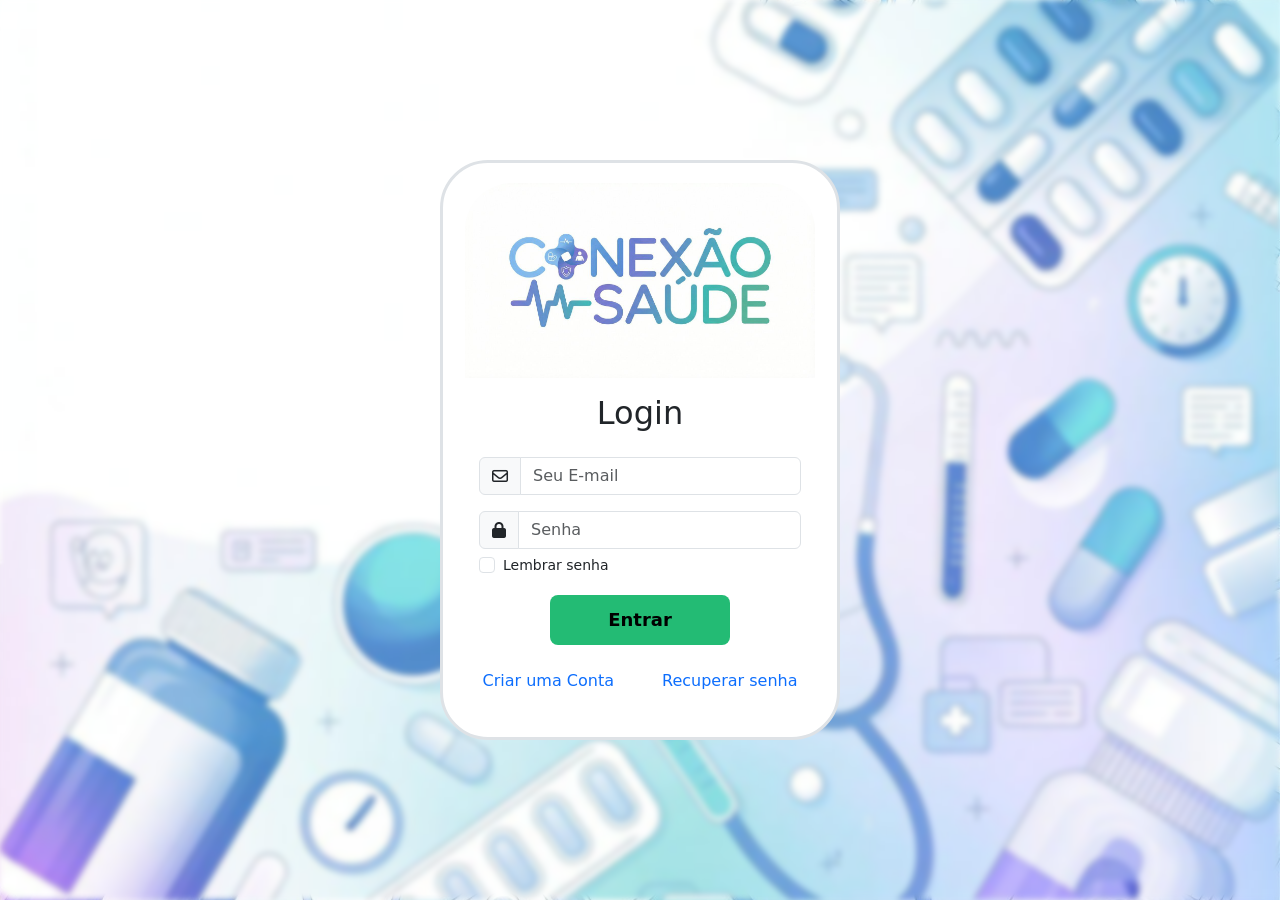
<file: index.html>
<!doctype html>
<html lang="pt-br">

<head>
    <meta charset="utf-8">
    <meta name="viewport" content="width=device-width, initial-scale=1">
    <title>Conexão Saúde - login</title>
    <link rel="shortcut icon" href="./img/favicon.jpg" type="image/png">
    <link rel="stylesheet" href="./css/login.css">
    <link href="https://cdn.jsdelivr.net/npm/bootstrap@5.3.8/dist/css/bootstrap.min.css" rel="stylesheet"
        integrity="sha384-sRIl4kxILFvY47J16cr9ZwB07vP4J8+LH7qKQnuqkuIAvNWLzeN8tE5YBujZqJLB" crossorigin="anonymous">
    <link rel="stylesheet" href="https://cdnjs.cloudflare.com/ajax/libs/font-awesome/6.5.0/css/all.min.css">
</head>

<body class="d-flex flex-column  justify-content-center align-items-center vh-100 " id="fundo">

    <!-- conterne toda estrutura de login -->
    <div class="d-flex flex-column justify-content-center align-items-center border border-3 cardlogin  "
        style="background-color: #fff;">

        <!-- logo -->
        <figure id="Logo_conexao_saude">
            <img src="./img/logoroxa.jfif" alt="logo escrito Conexão saude">
        </figure>

        <!-- conterne de formulario -->
        <form id="login" class="d-flex flex-column gap-3 justify-content-center align-items-center pb-1 w-100 px-3">
            <h2>Login</h2>

            <!-- E-mail -->
            <div class="input-group">
                <span class="input-group-text">
                    <i class="fa-regular fa-envelope"></i>
                </span>
                <input type="email" placeholder="Seu E-mail" class="form-control">
            </div>

            <!-- senha -->
            <div class="input-group">
                <span class="input-group-text">
                    <i class="fa-solid fa-lock"></i>
                </span>
                <input type="password" class="form-control" placeholder="Senha">
            </div>

        </form>

        <!-- conterne lembar e esqueci senha -->
       <div class="d-flex justify-content-between align-items-center w-100 px-3 pb-3">

            <!-- botao lembrar senha -->
            <div class="form-check">
                <input class="form-check-input" type="checkbox" id="lembar">
                <label class="form-check-label" for="lembar"><small>Lembrar senha</small></label>
            </div>
        </div>

        <!-- Botao de entrar  -->
        <a href="home.html"><button class="btn_login"> Entrar</button></a>

       <div class="d-flex flex-column flex-md-row gap-2 gap-md-5 my-4 text-center">

            <a href="cadastro_usuario.html" class="text-decoration-none">Criar uma Conta</a>

            <a href="#" class="text-decoration-none">Recuperar senha</a>

        </div>






    </div>









    <script src="./js/script.js"></script>
    <script src="https://cdn.jsdelivr.net/npm/bootstrap@5.3.8/dist/js/bootstrap.bundle.min.js"
        integrity="sha384-FKyoEForCGlyvwx9Hj09JcYn3nv7wiPVlz7YYwJrWVcXK/BmnVDxM+D2scQbITxI"
        crossorigin="anonymous"></script>
</body>

</html>
</file>
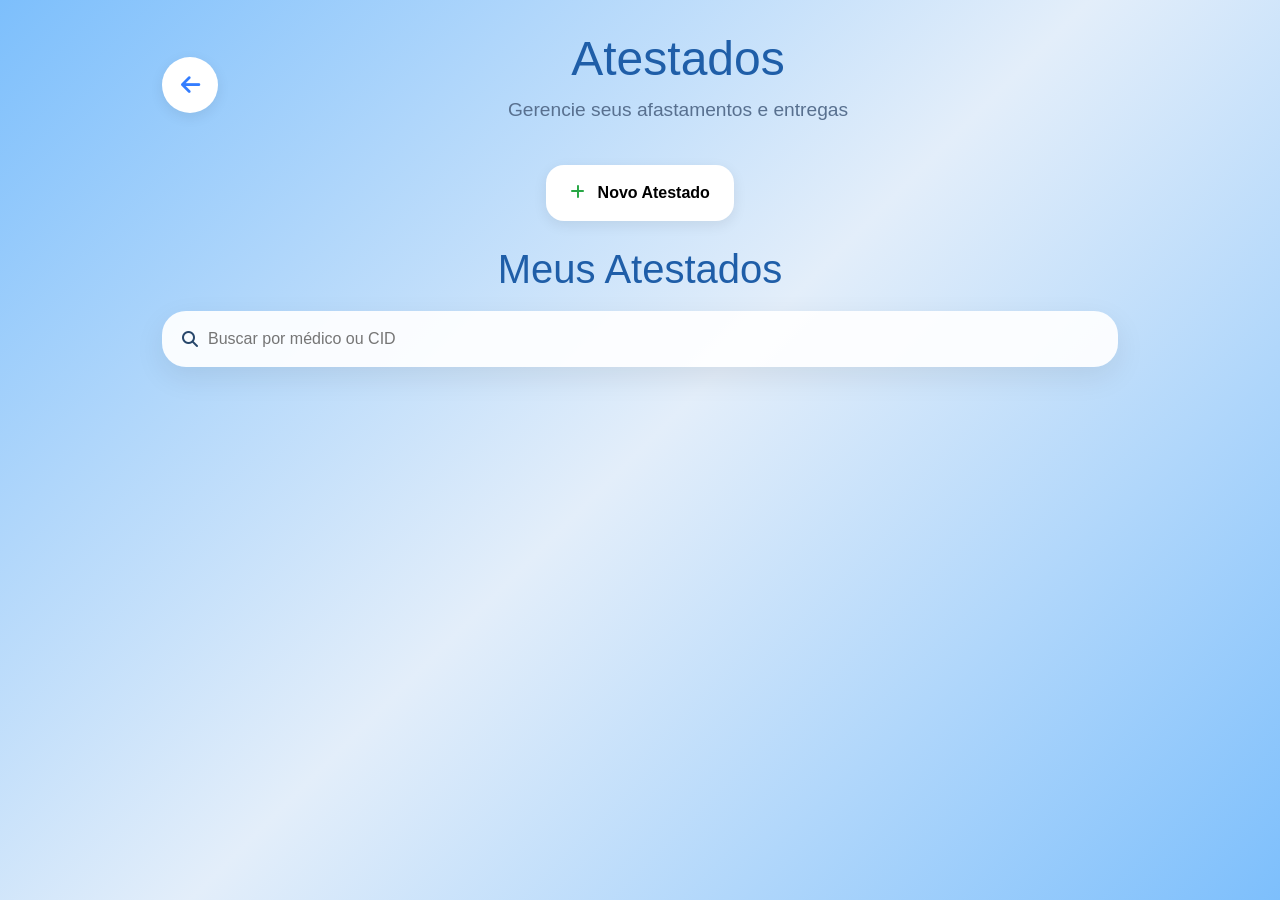
<file: atestados.html>
<!doctype html>
<html lang="pt-br">

<head>
    <meta charset="utf-8">
    <meta name="viewport" content="width=device-width, initial-scale=1">
    <title>Conexão Saúde - Atestados</title>
    <link rel="shortcut icon" href="./img/favicon.jpg" type="image/png">

    <link href="https://cdn.jsdelivr.net/npm/bootstrap@5.3.8/dist/css/bootstrap.min.css" rel="stylesheet">
    <link rel="stylesheet" href="./css/atestados.css">
    <link rel="stylesheet" href="./css/receitas_medicas.css">
    <link rel="stylesheet" href="https://cdnjs.cloudflare.com/ajax/libs/font-awesome/6.5.0/css/all.min.css">
</head>

<body>
    <div class="container">
        <div class="topo">
            <a href="home.html" class="btn-voltar">
                <i class="fa-solid fa-arrow-left"></i>
            </a>

            <div class="titulo-area">
                <h1>Atestados</h1>
                <p>Gerencie seus afastamentos e entregas</p>
            </div>
        </div>

        <div class="text-center mb-4">
            <button class="btn-toggle-documento" data-bs-toggle="collapse" data-bs-target="#formAtestado">
                <i class="fa-solid fa-plus"></i>
                Novo Atestado
            </button>
        </div>

        <div class="collapse" id="formAtestado">
            <section class="card-form">
                <div class="acoes-upload">
                    <button class="acao-btn">
                        <i class="fa-solid fa-camera"></i>
                        Tirar Foto do Atestado
                    </button>

                    <button class="acao-btn">
                        <i class="fa-solid fa-folder"></i>
                        Anexar PDF / Imagem
                    </button>
                </div>

                <div class="dropzone">
                    <i class="fa-solid fa-upload"></i>
                    <p>Arraste aqui o arquivo</p>
                </div>

                <div class="form-grid">
                    <input class="campo" id="medico" type="text" placeholder="Nome do Médico">
                    <input class="campo" id="especialidade" type="text" placeholder="Especialidade">
                    <input class="campo" id="cid" type="text" placeholder="CID / Motivo">

                    <label>Afastamento até</label>
                    <input class="campo" id="afastamento" type="date">

                    <textarea id="observacoes" placeholder="Observações"></textarea>
                </div>

                <button class="btn-salvar" id="salvarAtestado">Salvar Atestado</button>
            </section>
        </div>

        <section class="lista">
            <h2>Meus Atestados</h2>

            <div class="filtro-documentos">
                <i class="fa-solid fa-magnifying-glass"></i>
                <input type="text" placeholder="Buscar por médico ou CID">
            </div>

            <div id="listaAtestados">
                <div class="documento-card">
                    <div class="preview">
                        <i class="fa-solid fa-file-circle-check"></i>
                    </div>

                    <div class="documento-info">
                        <h3>Atestado Médico</h3>

                        <p>Emitido por: Dra. Ana Souza</p>

                        <p class="especialidade">
                            <i class="fa-solid fa-stethoscope"></i>
                            Clínico Geral
                        </p>

                        <p>
                            <i class="fa-solid fa-notes-medical"></i>
                            CID: J11 - Gripe
                        </p>

                        <p>
                            <i class="fa-regular fa-calendar"></i>
                            Afastamento até: 05/05/2026
                        </p>

                        <p class="entrega-rh">
                            <i class="fa-regular fa-calendar-check"></i>
                            Entregue em: 02/05/2026
                        </p>

                        <p class="rh-destino">
                            <i class="fa-solid fa-user-tie"></i>
                            Recebido por: Mariana - RH
                        </p>

                        <div class="acoes-card">
                            <button>
                                <i class="fa-solid fa-eye"></i>
                                Ver
                            </button>

                            <button>
                                <i class="fa-solid fa-building-user"></i>
                                Entregue ao RH
                            </button>

                            <button>
                                <i class="fa-solid fa-share-nodes"></i>
                                Compartilhar
                            </button>

                            <button>
                                <i class="fa-solid fa-trash"></i>
                                Excluir
                            </button>
                        </div>
                    </div>
                </div>
            </div>
        </section>
    </div>

    <!-- MODAL RH -->
    <div class="modal fade" id="modalRH" tabindex="-1">
        <div class="modal-dialog">
            <div class="modal-content">
                <div class="modal-header">
                    <h5>Registrar entrega ao RH</h5>
                    <button class="btn-close" data-bs-dismiss="modal"></button>
                </div>

                <div class="modal-body">
                    <input type="date" id="dataEntrega" class="campo mb-3">
                    <input type="text" id="recebidoPor" class="campo" placeholder="Quem recebeu">
                </div>

                <div class="modal-footer">
                    <button class="btn btn-success" id="confirmarEntrega">Salvar</button>
                </div>
            </div>
        </div>
    </div>

    <script src="./js/atestados.js"></script>
    <script src="https://cdn.jsdelivr.net/npm/bootstrap@5.3.8/dist/js/bootstrap.bundle.min.js"></script>
</body>

</html>
</file>
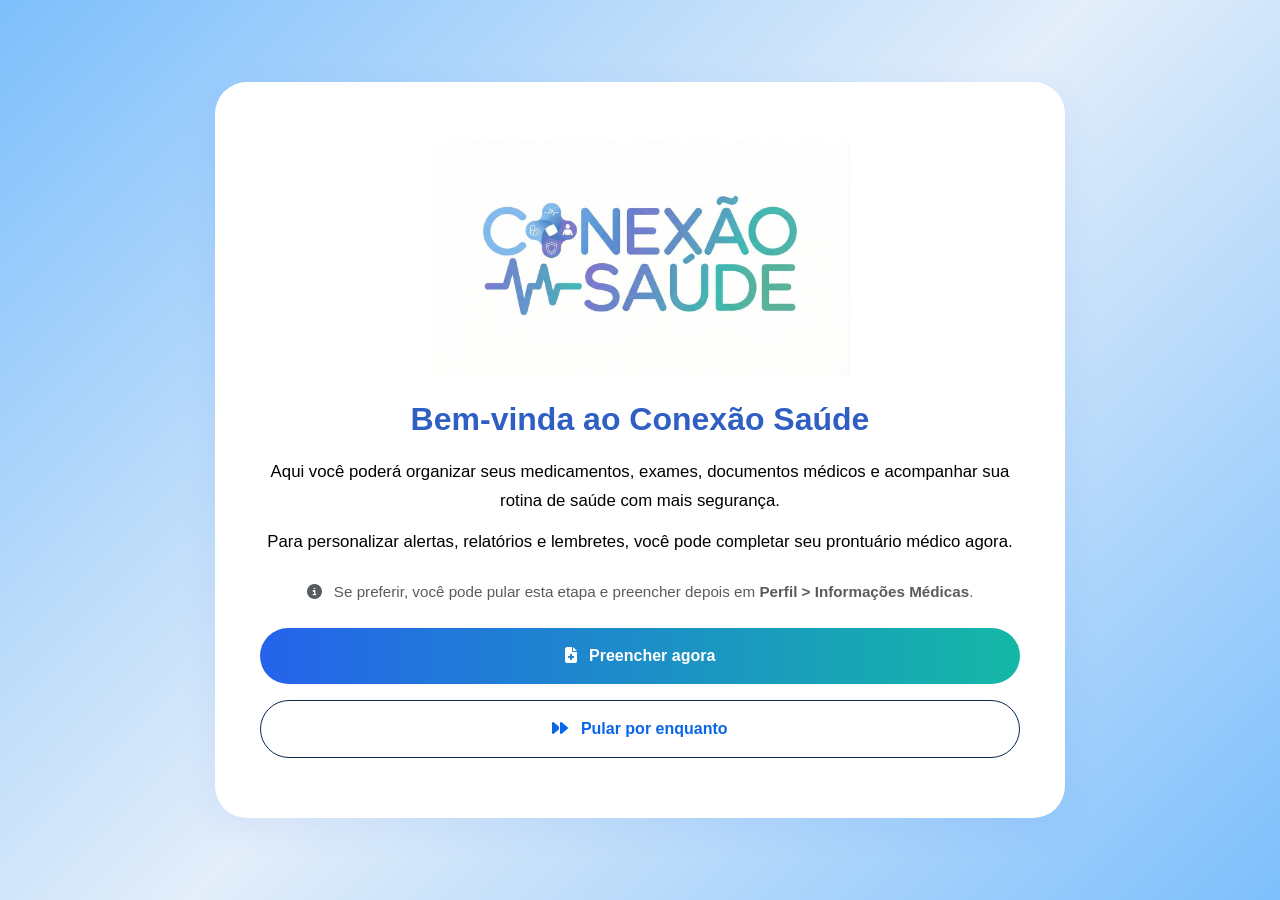
<file: bem_vindo.html>
<!DOCTYPE html>
<html lang="pt-br">
<head>
    <meta charset="UTF-8">
    <meta name="viewport" content="width=device-width, initial-scale=1.0">
    <title>Bem-vinda - Conexão Saúde</title>

    <link href="https://cdn.jsdelivr.net/npm/bootstrap@5.3.8/dist/css/bootstrap.min.css" rel="stylesheet">
    <link rel="stylesheet" href="./css/bem_vinda.css">
    <link rel="stylesheet" href="https://cdnjs.cloudflare.com/ajax/libs/font-awesome/6.5.0/css/all.min.css">
</head>
<body>

    <main class="container min-vh-100 d-flex align-items-center justify-content-center">
        <div class="welcome-card text-center">

            <!-- LOGO -->
            <img src="./img/logoroxa.jfif" class="logo-site mb-4" alt="Conexão Saúde">

            <h1>Bem-vinda ao Conexão Saúde</h1>

            <p class="mt-3">
                Aqui você poderá organizar seus medicamentos, exames,
                documentos médicos e acompanhar sua rotina de saúde com mais segurança.
            </p>

            <p>
                Para personalizar alertas, relatórios e lembretes,
                você pode completar seu prontuário médico agora.
            </p>

            <small class="text-muted d-block mt-4">
                <i class="fa-solid fa-circle-info me-2"></i>
                Se preferir, você pode pular esta etapa e preencher depois em
                <strong>Perfil > Informações Médicas</strong>.
            </small>

            <div class="d-grid gap-3 mt-4">
                <a href="./cadastro_medico.html"
                   class="btn btn-primary rounded-5 py-3">
                    <i class="fa-solid fa-file-medical me-2"></i>
                    Preencher agora
                </a>

                <a href="home.html"
                   class="btn btn-outline-secondary rounded-5 py-3">
                    <i class="fa-solid fa-forward me-2"></i>
                    Pular por enquanto
                </a>
            </div>

        </div>
    </main>

</body>
</html>
</file>
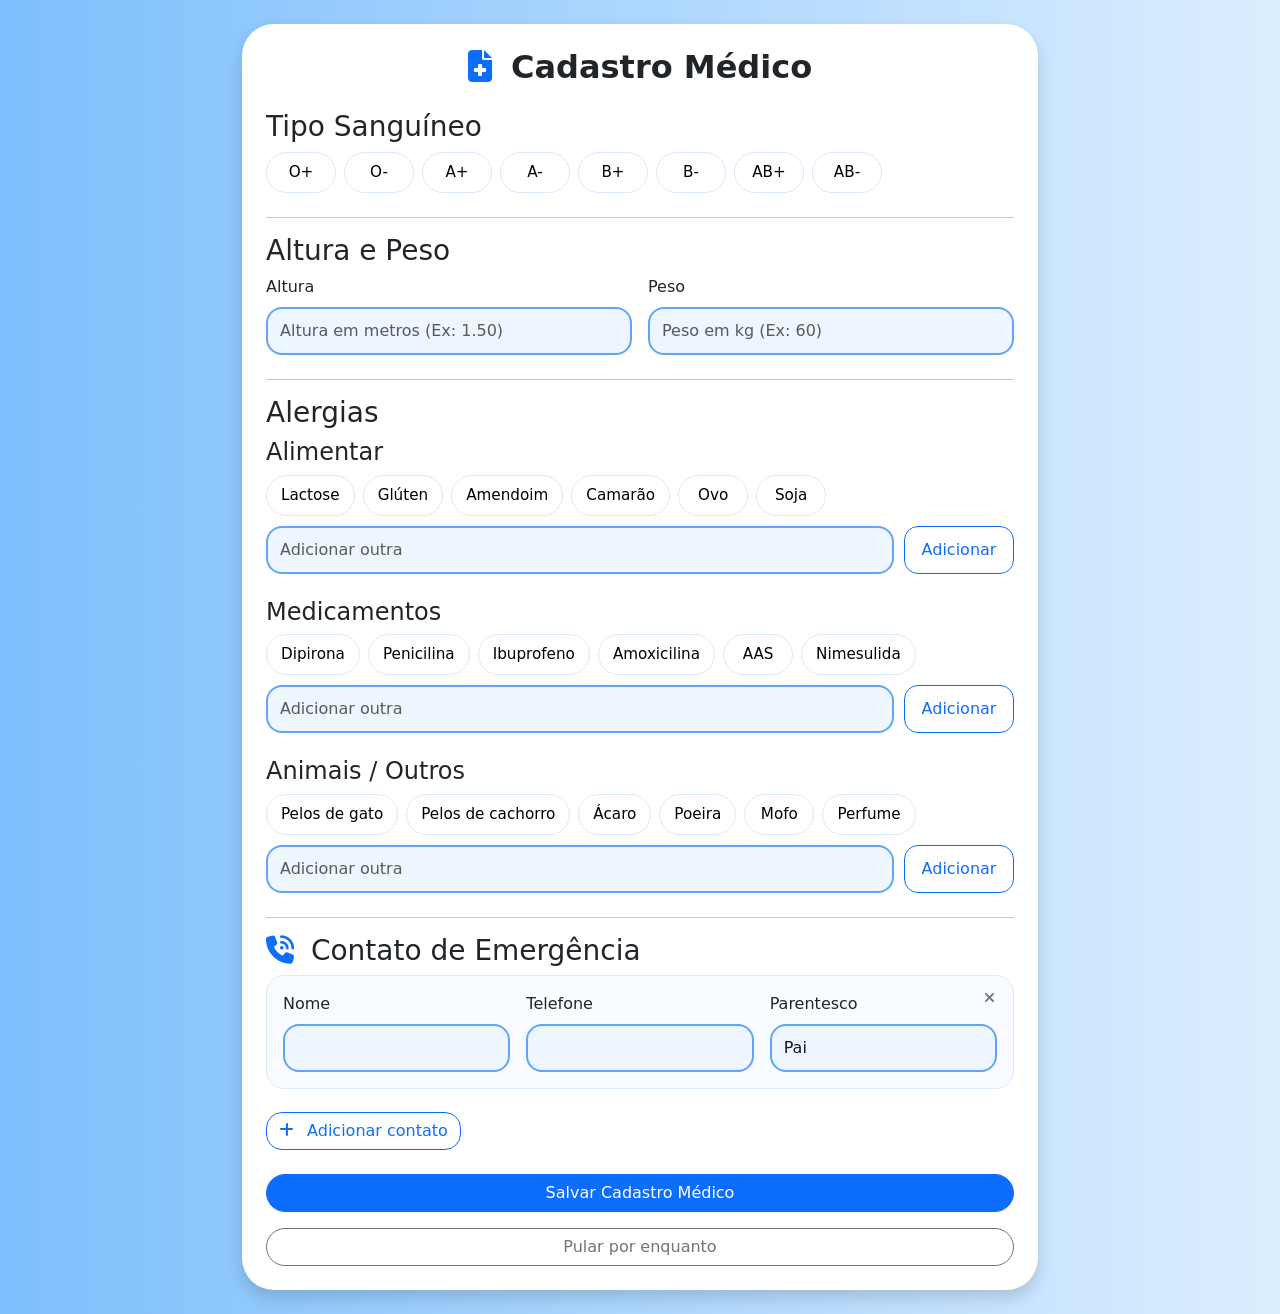
<file: cadastro_medico.html>
<!DOCTYPE html>
<html lang="pt-br">

<head>
    <meta charset="UTF-8">
    <meta name="viewport" content="width=device-width, initial-scale=1.0">
    <title>Cadastro Médico</title>
    <link href="https://cdn.jsdelivr.net/npm/bootstrap@5.3.8/dist/css/bootstrap.min.css" rel="stylesheet">
    <link rel="stylesheet" href="./css/cadastro_medico.css">
    <link rel="stylesheet" href="https://cdnjs.cloudflare.com/ajax/libs/font-awesome/6.5.0/css/all.min.css">
</head>

<body>
    <main class="container py-4">

        <div class="card p-4 rounded-5 shadow">

            <h2 class="text-center mb-4 fw-bold">
                <i class="fa-solid fa-file-medical text-primary me-2"></i>
                Cadastro Médico
            </h2>

            <form id="formMedico">

                <!-- TIPO SANGUÍNEO -->
                <section class="mb-4">
                    <h3>Tipo Sanguíneo</h3>

                    <div class="blood-grid">
                        <button type="button" class="blood-btn" aria-label="Tipo sanguíneo O positivo">O+</button>
                        <button type="button" class="blood-btn" aria-label="Tipo sanguíneo O negativo">O-</button>
                        <button type="button" class="blood-btn" aria-label="Tipo sanguíneo A positivo">A+</button>
                        <button type="button" class="blood-btn" aria-label="Tipo sanguíneo A negativo">A-</button>
                        <button type="button" class="blood-btn" aria-label="Tipo sanguíneo B positivo">B+</button>
                        <button type="button" class="blood-btn" aria-label="Tipo sanguíneo B negativo">B-</button>
                        <button type="button" class="blood-btn" aria-label="Tipo sanguíneo AB positivo">AB+</button>
                        <button type="button" class="blood-btn" aria-label="Tipo sanguíneo AB negativo">AB-</button>
                    </div>

                    <input type="hidden" id="tipoSanguineo">
                </section>

                <hr>

                <!-- ALTURA E PESO -->
                <section class="mb-4">
                    <h3>Altura e Peso</h3>

                    <div class="row g-3">
                        <div class="col-md-6">
                            <label for="altura" class="form-label">Altura</label>
                            <input id="altura" class="form-control" placeholder="Altura em metros (Ex: 1.50)">
                        </div>

                        <div class="col-md-6">
                            <label for="peso" class="form-label">Peso</label>
                            <input id="peso" class="form-control" placeholder="Peso em kg (Ex: 60)">
                        </div>
                    </div>
                </section>

                <hr>

                <!-- ALERGIAS -->
                <section class="mb-4">
                    <h3>Alergias</h3>

                    <h4>Alimentar</h4>
                    <div class="chips-box" id="alergiaAlimentarBox">
                        <button type="button" class="chip">Lactose</button>
                        <button type="button" class="chip">Glúten</button>
                        <button type="button" class="chip">Amendoim</button>
                        <button type="button" class="chip">Camarão</button>
                        <button type="button" class="chip">Ovo</button>
                        <button type="button" class="chip">Soja</button>
                    </div>

                    <div class="input-add-group">
                        <label for="novaAlergiaAlimentar" class="visually-hidden">Adicionar alergia alimentar</label>
                        <input id="novaAlergiaAlimentar" class="form-control" placeholder="Adicionar outra">
                        <button type="button" class="btn btn-outline-primary add-chip-btn"
                            aria-label="Adicionar alergia alimentar">
                            Adicionar
                        </button>
                    </div>

                    <h4 class="mt-4">Medicamentos</h4>
                    <div class="chips-box" id="alergiaMedicamentosBox">
                        <button type="button" class="chip">Dipirona</button>
                        <button type="button" class="chip">Penicilina</button>
                        <button type="button" class="chip">Ibuprofeno</button>
                        <button type="button" class="chip">Amoxicilina</button>
                        <button type="button" class="chip">AAS</button>
                        <button type="button" class="chip">Nimesulida</button>
                    </div>

                    <div class="input-add-group">
                        <label for="novaAlergiaMedicamento" class="visually-hidden">Adicionar alergia
                            medicamento</label>
                        <input id="novaAlergiaMedicamento" class="form-control" placeholder="Adicionar outra">
                        <button type="button" class="btn btn-outline-primary add-chip-btn"
                            aria-label="Adicionar alergia medicamento">
                            Adicionar
                        </button>
                    </div>

                    <h4 class="mt-4">Animais / Outros</h4>
                    <div class="chips-box" id="alergiaOutrosBox">
                        <button type="button" class="chip">Pelos de gato</button>
                        <button type="button" class="chip">Pelos de cachorro</button>
                        <button type="button" class="chip">Ácaro</button>
                        <button type="button" class="chip">Poeira</button>
                        <button type="button" class="chip">Mofo</button>
                        <button type="button" class="chip">Perfume</button>
                    </div>

                    <div class="input-add-group">
                        <label for="novaAlergiaOutros" class="visually-hidden">Adicionar alergia outros</label>
                        <input id="novaAlergiaOutros" class="form-control" placeholder="Adicionar outra">
                        <button type="button" class="btn btn-outline-primary add-chip-btn"
                            aria-label="Adicionar alergia outros">
                            Adicionar
                        </button>
                    </div>
                </section>

                <hr>

                <!-- CONTATO -->
                <section class="mb-4">
                    <h3>
                        <i class="fa-solid fa-phone-volume text-primary me-2"></i>
                        Contato de Emergência
                    </h3>

                    <div id="contatosContainer">
                        <div class="contato-card">

                            <button type="button" class="remove-contact-btn" aria-label="Remover contato">
                                <i class="fa-solid fa-xmark"></i>
                            </button>

                            <div class="row g-3">
                                <div class="col-md-4">
                                    <label class="form-label">Nome</label>
                                    <input class="form-control nomeContato">
                                </div>

                                <div class="col-md-4">
                                    <label class="form-label">Telefone</label>
                                    <input class="form-control telefoneContato">
                                </div>

                                <div class="col-md-4">
                                    <label class="form-label">Parentesco</label>
                                    <select class="form-control parentescoContato">
                                        <option>Pai</option>
                                        <option>Mãe</option>
                                        <option>Esposa</option>
                                        <option>Marido</option>
                                        <option>Amigo(a)</option>
                                    </select>
                                </div>
                            </div>

                        </div>
                    </div>

                    <button type="button" id="addContatoBtn" class="btn btn-outline-primary mt-2 rounded-4"
                        aria-label="Adicionar contato">
                        <i class="fa-solid fa-plus me-2"></i>
                        Adicionar contato
                    </button>
                </section>

                <div class="d-grid gap-3 mt-4">
                    <button class="btn btn-primary rounded-5" type="submit">
                        Salvar Cadastro Médico
                    </button>

                    <a href="home.html" class="btn btn-outline-secondary rounded-5">
                        Pular por enquanto
                    </a>
                </div>

            </form>
        </div>

    </main>

    <script src="./js/cadastro_medico.js"></script>
</body>

</html>
</file>
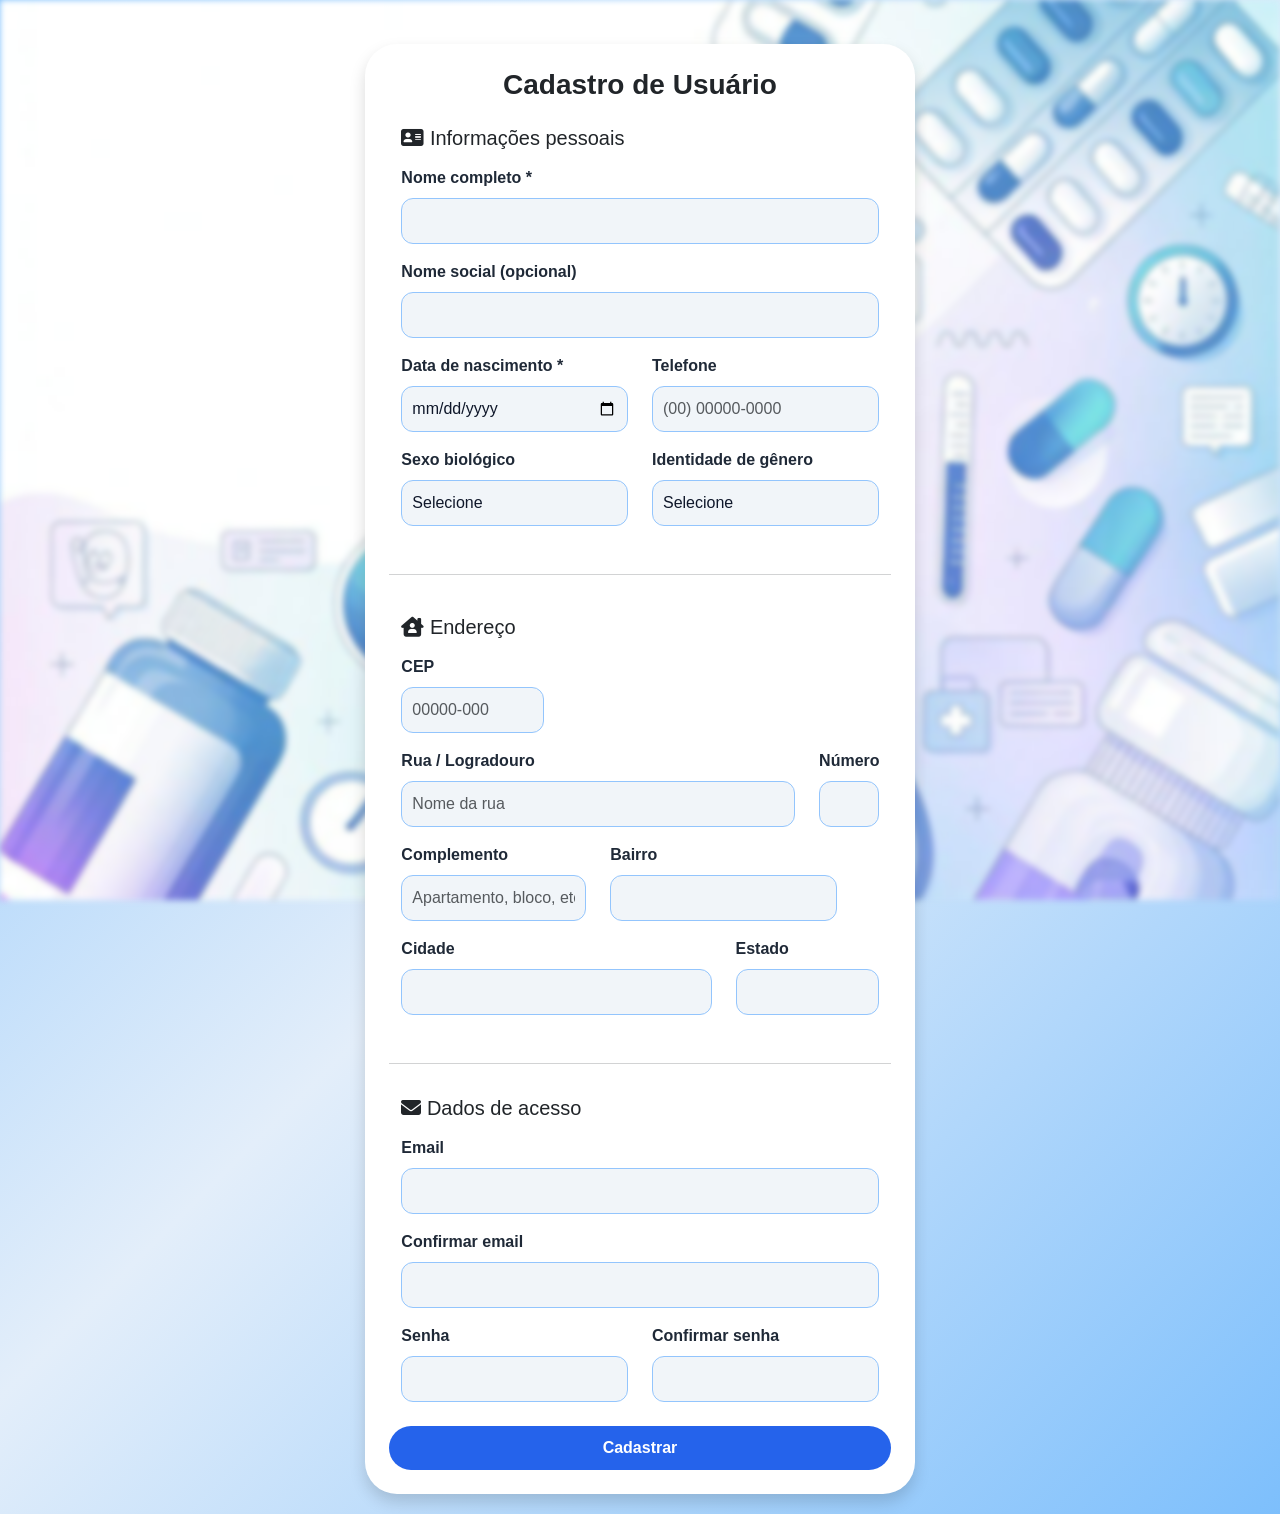
<file: cadastro_usuario.html>
<!doctype html>
<html lang="pt-br">

<head>
    <meta charset="utf-8">
    <meta name="viewport" content="width=device-width, initial-scale=1">
    <title>Conexão Saúde - Cadastro</title>

    <link rel="shortcut icon" href="./img/favicon.jpg" type="image/png">

    <!-- Bootstrap -->
    <link href="https://cdn.jsdelivr.net/npm/bootstrap@5.3.8/dist/css/bootstrap.min.css" rel="stylesheet">

    <!-- CSS -->
    <link rel="stylesheet" href="./css/style.css">
    <link rel="stylesheet" href="./css/login.css">
    <link rel="stylesheet" href="./css/cadastro.css">

    <!-- Icons -->
    <link rel="stylesheet" href="https://cdnjs.cloudflare.com/ajax/libs/font-awesome/6.5.0/css/all.min.css">
</head>

<body>

    <main>

        <div class="container mt-4">
            <div class="row justify-content-center">
                <div class="col-12 col-md-10 col-lg-8">

                    <div class="card p-4 rounded-5 shadow">
                        <h1 class="text-center mb-4 fw-bold h3">Cadastro de Usuário</h1>

                        <form>

                            <div class="row">

                                <!-- ================= INFORMAÇÕES ================= -->
                                <div class="col-12">
                                    <h2 class="mb-3 h5">
                                        <i class="fa-solid fa-address-card"></i>
                                        Informações pessoais
                                    </h2>
                                </div>

                                <div class="col-md-12 mb-3">
                                    <label for="nome" class="form-label">Nome completo *</label>
                                    <input type="text" id="nome" class="form-control" required aria-required="true">
                                </div>

                                <div class="col-md-12 mb-3">
                                    <label for="nome_social" class="form-label">Nome social (opcional)</label>
                                    <input type="text" id="nome_social" class="form-control">
                                </div>

                                <div class="col-md-6 mb-3">
                                    <label for="data_nascimento" class="form-label">Data de nascimento *</label>
                                    <input type="date" id="data_nascimento" class="form-control" required>
                                </div>

                                <div class="col-md-6 mb-3">
                                    <label for="telefone" class="form-label">Telefone</label>
                                    <input type="tel" id="telefone" class="form-control" placeholder="(00) 00000-0000"
                                        aria-label="Telefone com DDD">
                                </div>

                                <div class="col-md-6 mb-3">
                                    <label for="sexo_biologico" class="form-label">Sexo biológico</label>
                                    <select id="sexo_biologico" class="form-select">
                                        <option value="">Selecione</option>
                                        <option value="feminino">Feminino</option>
                                        <option value="masculino">Masculino</option>
                                        <option value="intersexo">Intersexo</option>
                                        <option value="nao_informar">Prefiro não informar</option>
                                    </select>
                                </div>

                                <div class="col-md-6 mb-5">
                                    <label for="genero" class="form-label">Identidade de gênero</label>
                                    <select id="genero" class="form-select">
                                        <option value="">Selecione</option>
                                        <option value="mulher">Mulher</option>
                                        <option value="homem">Homem</option>
                                        <option value="mulher_trans">Mulher Trans</option>
                                        <option value="homem_trans">Homem Trans</option>
                                        <option value="nao_binario">Não binário</option>
                                        <option value="outro">Outro</option>
                                        <option value="nao_informar">Prefiro não informar</option>
                                    </select>
                                </div>

                                <hr>

                                <!-- ================= ENDEREÇO ================= -->
                                <div class="col-12 mt-4">
                                    <h2 class="mb-3 h5">
                                        <i class="fa-solid fa-house-chimney-user"></i>
                                        Endereço
                                    </h2>
                                </div>

                                <div class="col-md-4 mb-3">
                                    <label for="cep" class="form-label">CEP</label>
                                    <input type="text" id="cep" class="form-control" placeholder="00000-000">
                                </div>

                                <div class="col-md-10 mb-3">
                                    <label for="rua" class="form-label">Rua / Logradouro</label>
                                    <input type="text" id="rua" class="form-control" placeholder="Nome da rua">
                                </div>

                                <div class="col-md-2 mb-3">
                                    <label for="numero_casa" class="form-label">Número</label>
                                    <input type="text" id="numero_casa" class="form-control">
                                </div>

                                <div class="col-md-5 mb-3">
                                    <label for="complemento" class="form-label">Complemento</label>
                                    <input type="text" id="complemento" class="form-control"
                                        placeholder="Apartamento, bloco, etc">
                                </div>

                                <div class="col-md-6 mb-3">
                                    <label for="bairro" class="form-label">Bairro</label>
                                    <input type="text" id="bairro" class="form-control">
                                </div>

                                <div class="col-md-8 mb-5">
                                    <label for="cidade" class="form-label">Cidade</label>
                                    <input type="text" id="cidade" class="form-control">
                                </div>

                                <div class="col-md-4 mb-3">
                                    <label for="estado" class="form-label">Estado</label>
                                    <input type="text" id="estado" class="form-control">
                                </div>

                                <hr>

                                <!-- ================= ACESSO ================= -->
                                <div class="col-12 mt-3">
                                    <h2 class="mb-3 h5">
                                        <i class="fa-solid fa-envelope"></i>
                                        Dados de acesso
                                    </h2>
                                </div>

                                <div class="col-md-12 mb-3">
                                    <label for="email" class="form-label">Email</label>
                                    <input type="email" id="email" class="form-control">
                                </div>

                                <div class="col-md-12 mb-3">
                                    <label for="confirmar_email" class="form-label">Confirmar email</label>
                                    <input type="email" id="confirmar_email" class="form-control">
                                </div>

                                <div class="col-md-6 mb-2">
                                    <label for="senha" class="form-label">Senha</label>
                                    <input type="password" id="senha" class="form-control">
                                </div>

                                <div class="col-md-6 mb-2">
                                    <label for="confirmar_senha" class="form-label">Confirmar senha</label>
                                    <input type="password" id="confirmar_senha" class="form-control">
                                </div>

                            </div>

                            <!-- BOTÃO CORRETO -->
                            <button type="button" onclick="window.location.href='bem_vindo.html'"
                                class="btn btn-primary w-100 mt-3">
                                Cadastrar
                            </button>

                        </form>
                    </div>

                </div>
            </div>
        </div>

    </main>

    <script src="https://cdn.jsdelivr.net/npm/bootstrap@5.3.8/dist/js/bootstrap.bundle.min.js"></script>

</body>

</html>
</file>
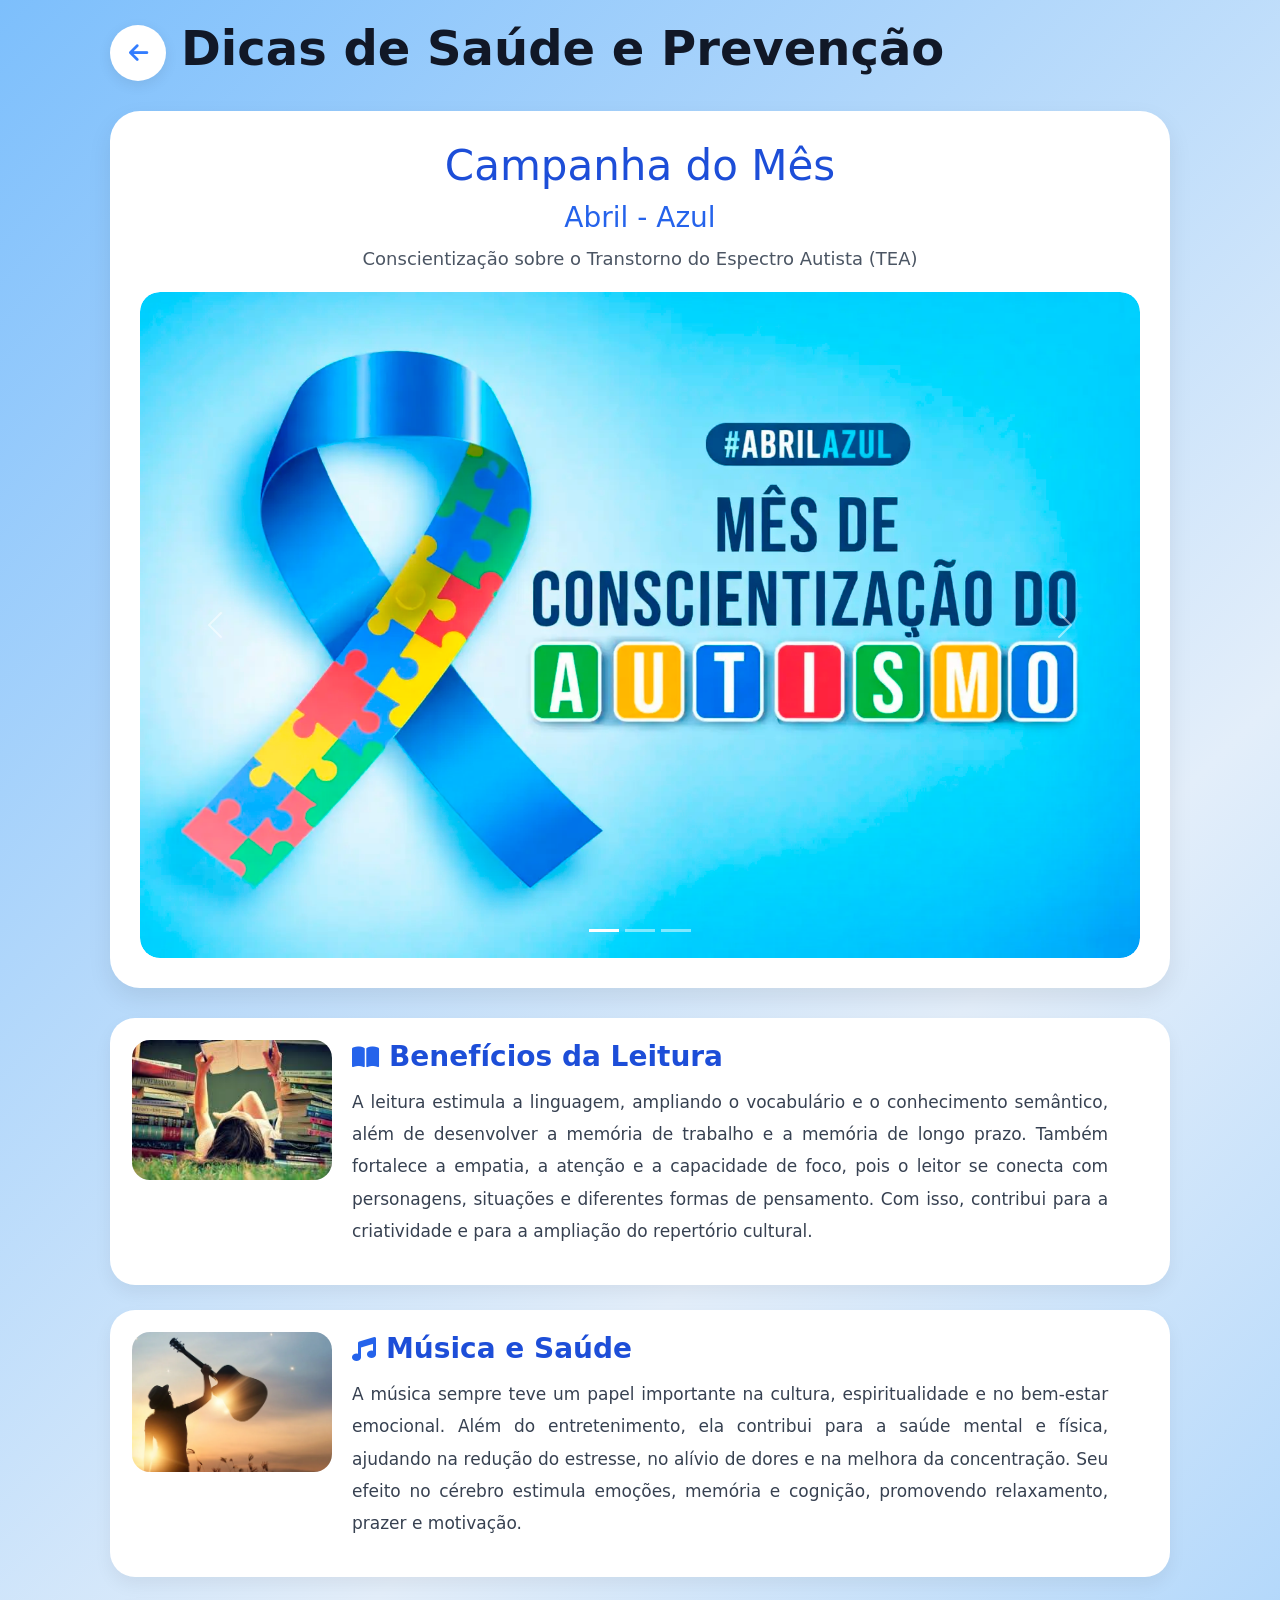
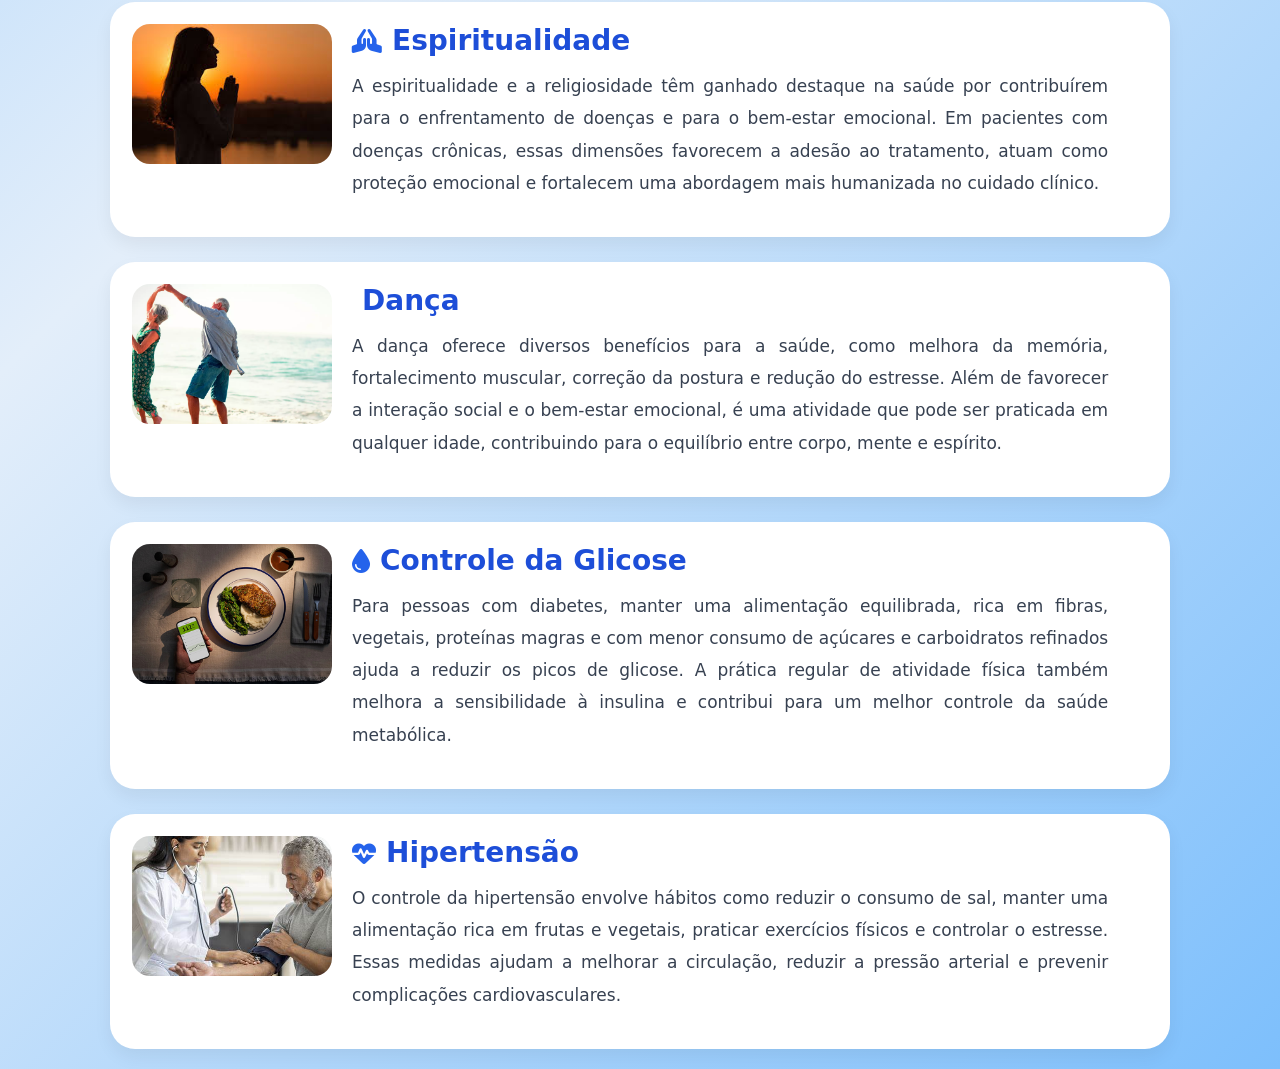
<file: dicas_de_saude.html>
<!DOCTYPE html>
<html lang="pt-br">

<head>
    <meta charset="UTF-8">
    <meta name="viewport" content="width=device-width, initial-scale=1.0">
    <title>Conexão Saúde - Dicas</title>
    <link rel="stylesheet" href="./css/style.css">
    <link rel="stylesheet" href="./css/dicas_de_saude.css">
    <!-- Bootstrap -->
    <link href="https://cdn.jsdelivr.net/npm/bootstrap@5.3.8/dist/css/bootstrap.min.css" rel="stylesheet">
    <link rel="stylesheet" href="https://cdnjs.cloudflare.com/ajax/libs/font-awesome/6.5.0/css/all.min.css">
</head>

<body>

    <main class="conteudo">

        <!-- topo -->
        <div class="topo_pagina text-center">
            <a href="home.html" class="btn_voltar" aria-label="Voltar para página anterior">
                <i class="fa-solid fa-arrow-left"></i>
            </a>
            <h1>Dicas de Saúde e Prevenção</h1>
        </div>

        <!-- campanha do mês -->
        <section class="banner_mes">
            <div class="titulo_campanha">
                <h2>Campanha do Mês</h2>
                <h3>Abril - Azul</h3>
                <p>Conscientização sobre o Transtorno do Espectro Autista (TEA)</p>
            </div>

            <!-- carrossel -->
            <div id="carouselExampleInterval" class="carousel slide carousel-fade" data-bs-ride="carousel"
                data-bs-interval="5000" aria-label="Campanha do mês sobre conscientização do autismo">

                <!-- indicadores -->
                <div class="carousel-indicators">
                    <button type="button" data-bs-target="#carouselExampleInterval" data-bs-slide-to="0" class="active"
                        aria-label="Banner 1"></button>

                    <button type="button" data-bs-target="#carouselExampleInterval" data-bs-slide-to="1"
                        aria-label="Banner 2"></button>

                    <button type="button" data-bs-target="#carouselExampleInterval" data-bs-slide-to="2"
                        aria-label="Banner 3"></button>
                </div>

                <div class="carousel-inner rounded-4">

                    <div class="carousel-item active">
                        <img src="./img/banner_autismo_1.webp" alt="Campanha sobre sinais do TEA" width="1000"
                            height="500">
                    </div>

                    <div class="carousel-item">
                        <img src="./img/banner_autismo_2.webp" alt="Diversidade no espectro autista" width="1000"
                            height="500" loading="lazy">
                    </div>

                    <div class="carousel-item">
                        <img src="./img/banner_autismo_3.webp" alt="Inclusão e conscientização" width="1000"
                            height="500" loading="lazy">
                    </div>
                </div>

                <!-- botões -->
                <button class="carousel-control-prev" type="button" data-bs-target="#carouselExampleInterval"
                    data-bs-slide="prev" aria-label="Imagem anterior">
                    <span class="carousel-control-prev-icon" aria-hidden="true"></span>
                </button>

                <button class="carousel-control-next" type="button" data-bs-target="#carouselExampleInterval"
                    data-bs-slide="next" aria-label="Próxima imagem">
                    <span class="carousel-control-next-icon" aria-hidden="true"></span>
                </button>
            </div>
        </section>

        <!-- lista de dicas -->
        <section class="lista_dicas">

            <div class="card_dica">
                <img src="./img/leitura.jfif" alt="Leitura">
                <div class="texto_dica">
                    <h4><i class="fa-solid fa-book-open"></i> Benefícios da Leitura</h4>

                    <p>
                        A leitura estimula a linguagem, ampliando o vocabulário
                        e o conhecimento semântico, além de desenvolver a memória
                        de trabalho e a memória de longo prazo. Também fortalece
                        a empatia, a atenção e a capacidade de foco, pois o leitor
                        se conecta com personagens, situações e diferentes formas
                        de pensamento. Com isso, contribui para a criatividade
                        e para a ampliação do repertório cultural.
                    </p>
                </div>
            </div>

            <div class="card_dica">
                <img src="./img/musica.webp" alt="Música">
                <div class="texto_dica">
                    <h4><i class="fa-solid fa-music"></i> Música e Saúde</h4>
                    <p>
                        A música sempre teve um papel importante na cultura,
                        espiritualidade e no bem-estar emocional. Além do
                        entretenimento, ela contribui para a saúde mental e física,
                        ajudando na redução do estresse, no alívio de dores e na
                        melhora da concentração. Seu efeito no cérebro estimula
                        emoções, memória e cognição, promovendo relaxamento,
                        prazer e motivação.
                    </p>
                </div>
            </div>

            <div class="card_dica">
                <img src="./img/espirutalidade.jfif" alt="">
                <div class="texto_dica">
                    <h4><i class="fa-solid fa-hands-praying"></i> Espiritualidade</h4>
                    <p>
                        A espiritualidade e a religiosidade têm ganhado destaque
                        na saúde por contribuírem para o enfrentamento de doenças
                        e para o bem-estar emocional. Em pacientes com doenças
                        crônicas, essas dimensões favorecem a adesão ao tratamento,
                        atuam como proteção emocional e fortalecem uma abordagem
                        mais humanizada no cuidado clínico.
                    </p>
                </div>
            </div>

            <div class="card_dica">
                <img src="./img/danca.webp" alt="">
                <div class="texto_dica">
                    <h4><i class="fa-solid fa-person-dancing"></i> Dança</h4>
                    <p>
                        A dança oferece diversos benefícios para a saúde,
                        como melhora da memória, fortalecimento muscular,
                        correção da postura e redução do estresse. Além de
                        favorecer a interação social e o bem-estar emocional,
                        é uma atividade que pode ser praticada em qualquer
                        idade, contribuindo para o equilíbrio entre corpo,
                        mente e espírito.
                    </p>
                </div>
            </div>

            <div class="card_dica">
                <img src="./img/glicemia.jpeg" alt="">
                <div class="texto_dica">
                    <h4><i class="fa-solid fa-droplet"></i> Controle da Glicose</h4>
                    <p>
                        Para pessoas com diabetes, manter uma alimentação equilibrada,
                        rica em fibras, vegetais, proteínas magras e com menor consumo
                        de açúcares e carboidratos refinados ajuda a reduzir os picos
                        de glicose. A prática regular de atividade física também melhora
                        a sensibilidade à insulina e contribui para um melhor controle
                        da saúde metabólica.
                    </p>
                </div>
            </div>

            <div class="card_dica">
                <img src="./img/hipertencao.jpg" alt="">
                <div class="texto_dica">
                    <h4><i class="fa-solid fa-heart-pulse"></i> Hipertensão</h4>
                    <p>
                        O controle da hipertensão envolve hábitos como reduzir o consumo
                        de sal, manter uma alimentação rica em frutas e vegetais,
                        praticar exercícios físicos e controlar o estresse. Essas medidas
                        ajudam a melhorar a circulação, reduzir a pressão arterial e
                        prevenir complicações cardiovasculares.
                    </p>
                </div>
            </div>

        </section>

    </main>

    <script src="https://cdn.jsdelivr.net/npm/bootstrap@5.3.8/dist/js/bootstrap.bundle.min.js"></script>
</body>

</html>
</file>
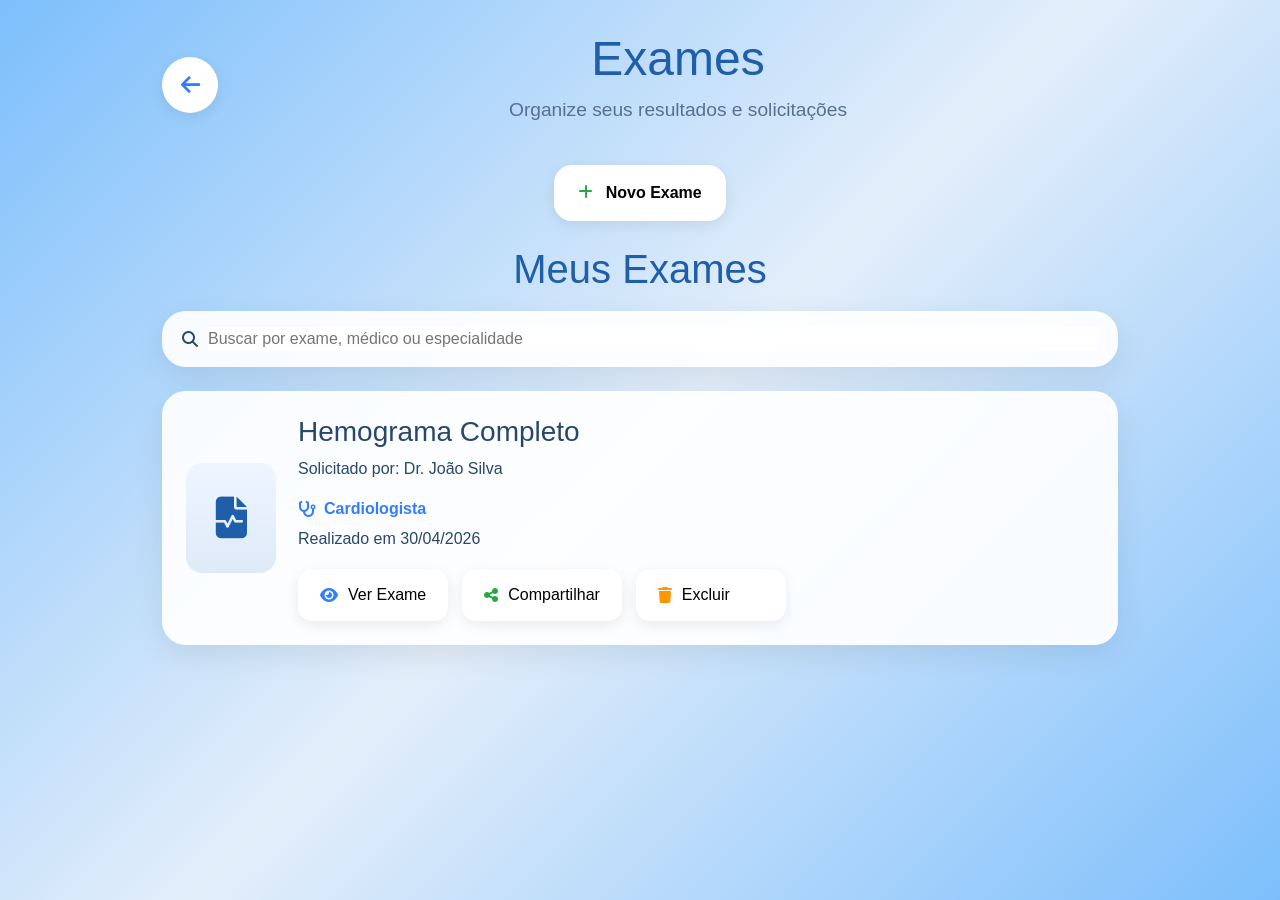
<file: exame.html>
<!doctype html>
<html lang="pt-br">

<head>
    <meta charset="utf-8">
    <meta name="viewport" content="width=device-width, initial-scale=1">
    <title>Conexão Saúde - Exames</title>
    <link rel="shortcut icon" href="./img/favicon.jpg" type="image/png">

    <link href="https://cdn.jsdelivr.net/npm/bootstrap@5.3.8/dist/css/bootstrap.min.css" rel="stylesheet">
    <link rel="stylesheet" href="./css/exame.css">
    <link rel="stylesheet" href="./css/receitas_medicas.css">
    <link rel="stylesheet" href="https://cdnjs.cloudflare.com/ajax/libs/font-awesome/6.5.0/css/all.min.css">
</head>

<body>
    <div class="container">
        <!-- TOPO -->
        <div class="topo">
            <a href="home.html" class="btn-voltar">
                <i class="fa-solid fa-arrow-left"></i>
            </a>

            <div class="titulo-area">
                <h1>Exames</h1>
                <p>Organize seus resultados e solicitações</p>
            </div>
        </div>

        <!-- NOVO EXAME -->
        <div class="text-center mb-4">
            <button class="btn-toggle-documento" data-bs-toggle="collapse" data-bs-target="#formExame">
                <i class="fa-solid fa-plus"></i>
                Novo Exame
            </button>
        </div>

        <!-- FORM ESCONDIDO -->
        <div class="collapse" id="formExame">
            <section class="card-form">
                <div class="acoes-upload">
                    <button class="acao-btn">
                        <i class="fa-solid fa-camera"></i>
                        Tirar Foto do Exame
                    </button>

                    <button class="acao-btn">
                        <i class="fa-solid fa-folder"></i>
                        Anexar PDF / Imagem
                    </button>
                </div>

                <div class="dropzone">
                    <i class="fa-solid fa-upload"></i>
                    <p>Arraste aqui o arquivo</p>
                </div>

                <div class="form-grid">
                    <input class="campo" type="text" placeholder="Nome do Exame">
                    <input class="campo" type="text" placeholder="Nome do Médico">
                    <input class="campo" type="text" placeholder="Especialidade">
                    <input class="campo" type="text" placeholder="Laboratório / Clínica">

                    <label>Data do Exame</label>
                    <input class="campo" type="date">

                    <textarea placeholder="Observações"></textarea>
                </div>

                <button class="btn-salvar">Salvar Exame</button>
            </section>
        </div>

        <!-- LISTA -->
        <section class="lista">
            <h2>Meus Exames</h2>

            <div class="filtro-documentos">
                <i class="fa-solid fa-magnifying-glass"></i>
                <input type="text" placeholder="Buscar por exame, médico ou especialidade">
            </div>

            <div class="documento-card">
                <div class="preview">
                    <i class="fa-solid fa-file-waveform"></i>
                </div>

                <div class="documento-info">
                    <h3>Hemograma Completo</h3>
                    <p>Solicitado por: Dr. João Silva</p>

                    <p class="especialidade">
                        <i class="fa-solid fa-stethoscope"></i>
                        Cardiologista
                    </p>

                    <p>Realizado em 30/04/2026</p>

                    <div class="acoes-card">
                        <button>
                            <i class="fa-solid fa-eye"></i>
                            Ver Exame
                        </button>

                        <button>
                            <i class="fa-solid fa-share-nodes"></i>
                            Compartilhar
                        </button>

                        <button>
                            <i class="fa-solid fa-trash"></i>
                            Excluir
                        </button>
                    </div>
                </div>
            </div>
        </section>
    </div>

    <script src="https://cdn.jsdelivr.net/npm/bootstrap@5.3.8/dist/js/bootstrap.bundle.min.js"></script>
</body>

</html>
</file>
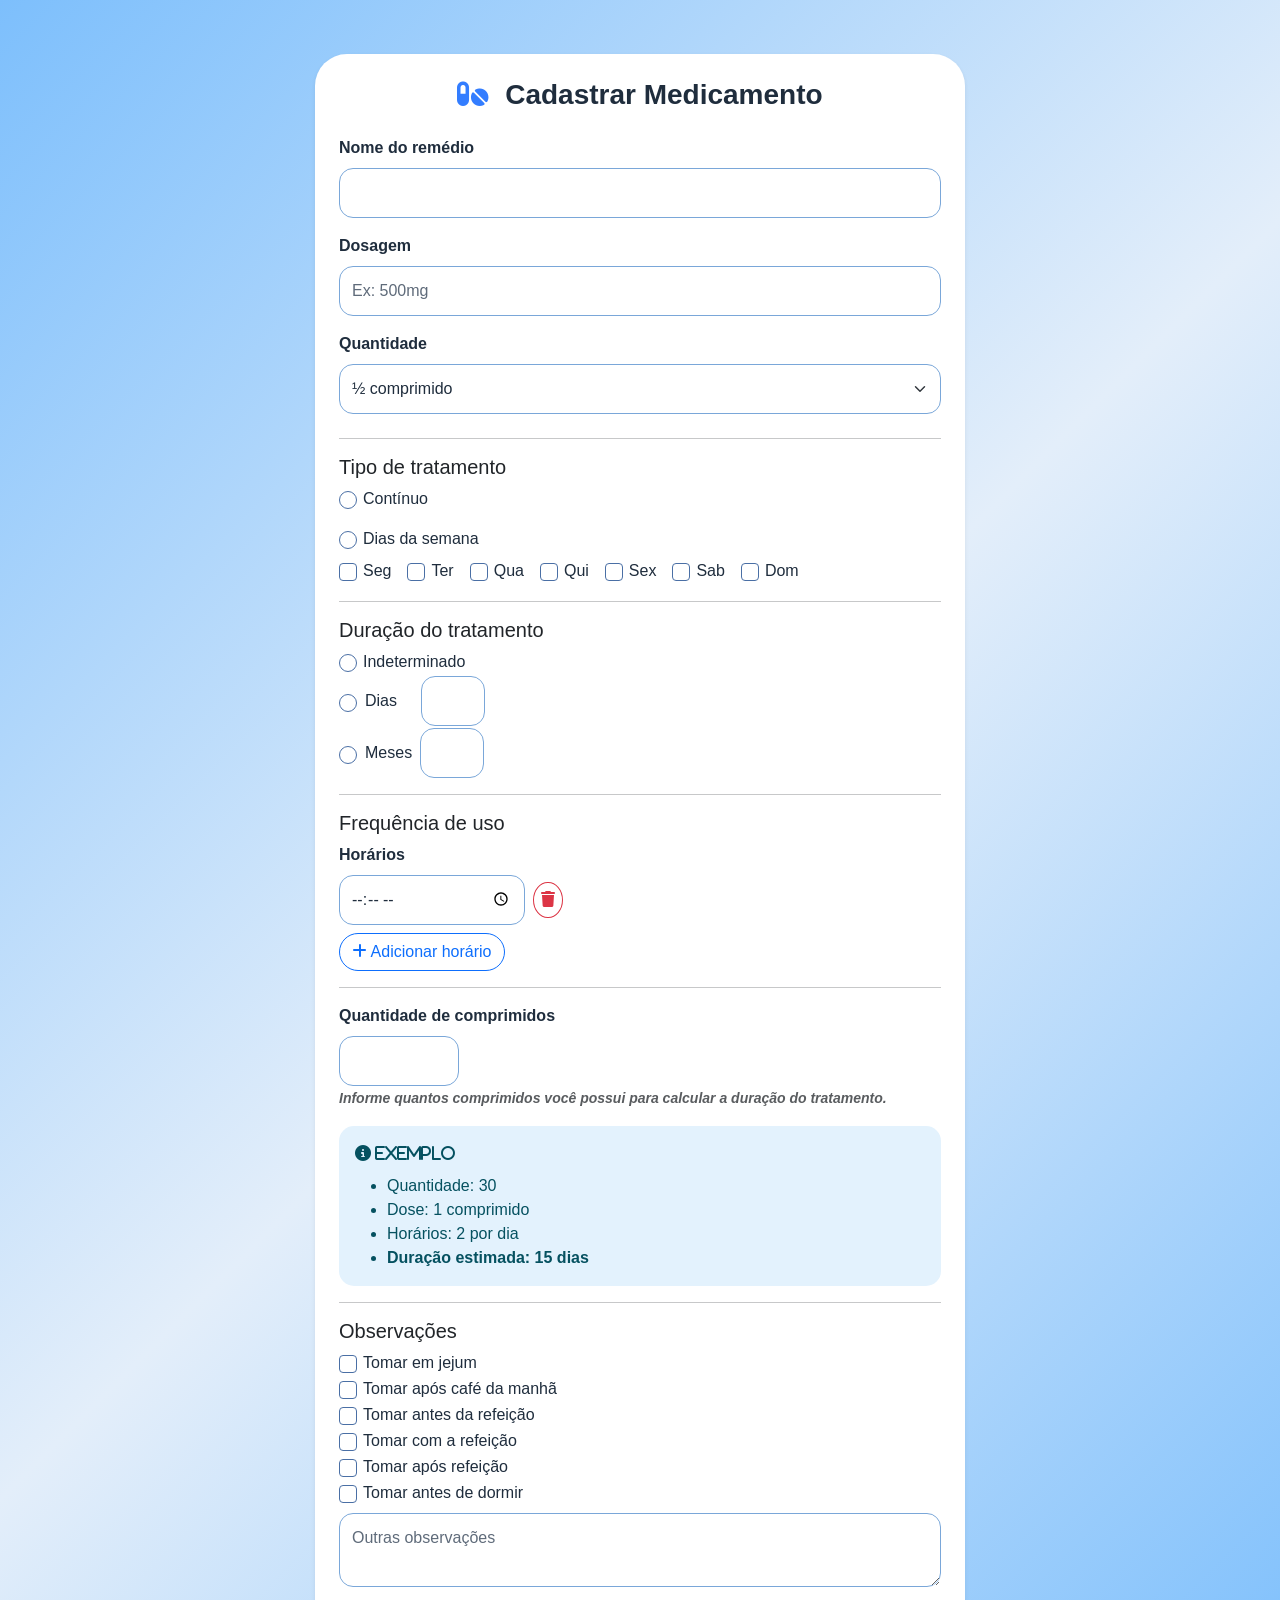
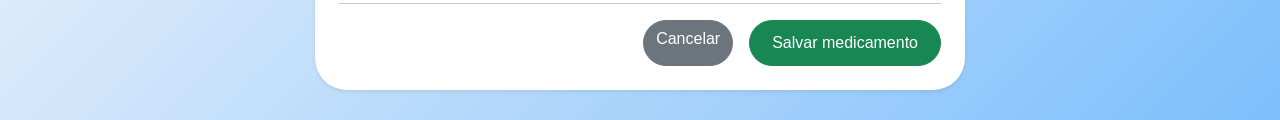
<file: formulario_remedio.html>
<!doctype html>
<html lang="pt-br">

<head>
    <meta charset="utf-8">
    <meta name="viewport" content="width=device-width, initial-scale=1">
    <title>Conexão Saúde - Incluir Remedio</title>
    <link rel="shortcut icon" href="./img/favicon.jpg" type="image/png">
    <link href="https://cdn.jsdelivr.net/npm/bootstrap@5.3.8/dist/css/bootstrap.min.css" rel="stylesheet">
    <link rel="stylesheet" href="./css/formulario_remedio.css">

    <link rel="stylesheet" href="https://cdnjs.cloudflare.com/ajax/libs/font-awesome/6.5.0/css/all.min.css">

</head>

<body class="d-flex">


    <!-- LISTA DE MEDICAMENTOS -->
    <div id="lista_medicamentos" class="d-flex flex-column rounded-5 mt-4 gap-3 w-100 align-items-center ">

        <div class="card p-4 rounded-5 shadow-sm">

            <h3 class="text-center mb-4">

                <i class="fa-solid fa-pills me-2"></i>
                Cadastrar Medicamento

            </h3>

            <form id="form_medicamento">

                <!-- NOME -->

                <div class="mb-3">

                    <label class="form-label">Nome do remédio</label>

                    <input type="text" id="nomeRemedio" class="form-control" required>

                </div>

                <!-- DOSAGEM -->

                <div class="mb-3">

                    <label class="form-label">Dosagem</label>

                    <input type="text" id="dosagemRemedio" class="form-control" placeholder="Ex: 500mg">

                </div>

                <!-- DOSE -->

                <div class="mb-4">

                    <label class="form-label">Quantidade</label>

                    <select id="doseRemedio" class="form-select">

                        <option>½ comprimido</option>
                        <option>1 comprimido</option>
                        <option>2 comprimidos</option>
                        <option>3 comprimidos</option>

                    </select>

                </div>

                <hr>

                <h5>Tipo de tratamento</h5>

                <div class="form-check">
                    <input class="form-check-input" type="radio" name="tipoTratamento" id="continuo">
                    <label class="form-check-label" for="continuo">Contínuo</label>
                </div>

                <div class="form-check mt-3">
                    <input class="form-check-input" type="radio" name="tipoTratamento" id="diasSemana">
                    <label class="form-check-label" for="diasSemana">Dias da semana</label>
                </div>

                <div class="my-2" id="diasContainer">

                    <div class="d-flex flex-wrap gap-3">

                        <div class="form-check">
                            <input class="form-check-input dias" type="checkbox" id="seg">
                            <label class="form-check-label" for="seg">Seg</label>
                        </div>

                        <div class="form-check">
                            <input class="form-check-input dias" type="checkbox" id="ter">
                            <label class="form-check-label" for="ter">Ter</label>
                        </div>

                        <div class="form-check">
                            <input class="form-check-input dias" type="checkbox" id="qua">
                            <label class="form-check-label" for="qua">Qua</label>
                        </div>

                        <div class="form-check">
                            <input class="form-check-input dias" type="checkbox" id="qui">
                            <label class="form-check-label" for="qui">Qui</label>
                        </div>

                        <div class="form-check">
                            <input class="form-check-input dias" type="checkbox" id="sex">
                            <label class="form-check-label" for="sex">Sex</label>
                        </div>

                        <div class="form-check">
                            <input class="form-check-input dias" type="checkbox" id="sab">
                            <label class="form-check-label" for="sab">Sab</label>
                        </div>

                        <div class="form-check">
                            <input class="form-check-input dias" type="checkbox" id="dom">
                            <label class="form-check-label" for="dom">Dom</label>
                        </div>

                    </div>
                </div>

                <hr>

                <h5>Duração do tratamento</h5>

                <div class="form-check">

                    <input class="form-check-input" type="radio" name="duracao" value="indeterminado">

                    <label class="form-check-label">Indeterminado</label>

                </div>

                <div class="form-check d-flex align-items-center gap-2">

                    <input class="form-check-input" type="radio" name="duracao" value="dias">

                    <label class="form-check-label me-3">Dias</label>

                    <input type="number" id="campoDias" class="form-control" style="width: 4rem;">

                </div>

                <div class="form-check d-flex align-items-center gap-2">

                    <input class="form-check-input" type="radio" name="duracao" value="meses">

                    <label class="form-check-label">Meses</label>

                    <input type="number" id="campoMeses" class="form-control" style="width: 4rem;">

                </div>

                <hr>

                <h5>Frequência de uso</h5>

                <label class="form-label">Horários</label>

                <div id="listaHorarios" class="d-flex flex-column gap-2" style="width: 14rem;">

                    <div class="horario_item d-flex gap-2">

                        <input type="time" class="form-control">

                        <button type="button" class="btn btn-outline-danger btnRemoverHorario" title="Excluir Hora">
                            <i class="fa-solid fa-trash"></i>
                        </button>

                    </div>

                </div>

                <button type="button" id="btnAddHorario" class="btn btn-outline-primary mt-2">
                    <i class="fa-solid fa-plus"></i> Adicionar horário
                </button>
                <hr>

                <div class="mb-3">

                    <label class="form-label">Quantidade de comprimidos</label>

                    <input type="number" id="quantidadeRemedio" class="form-control w-25">

                    <small class="text-muted fw-bold fst-italic ">
                        Informe quantos comprimidos você possui para calcular a duração do tratamento.
                    </small>

                    <div class="alert alert-info mt-3 p-3">

                        <strong><i class="fa-solid fa-circle-info me-2"> Exemplo </i></strong>

                        <ul class="mb-0 mt-2">
                            <li>Quantidade: 30</li>
                            <li>Dose: 1 comprimido</li>
                            <li>Horários: 2 por dia</li>
                            <li><strong>Duração estimada: 15 dias</strong></li>
                        </ul>

                    </div>

                </div>

                <hr>

                <h5>Observações</h5>

                <div class="form-check">

                    <input class="form-check-input" type="checkbox">

                    <label class="form-check-label">Tomar em jejum</label>

                </div>

                <div class="form-check">

                    <input class="form-check-input" type="checkbox">

                    <label class="form-check-label">Tomar após café da manhã</label>

                </div>

                <div class="form-check">

                    <input class="form-check-input" type="checkbox">

                    <label class="form-check-label">Tomar antes da refeição</label>

                </div>

                <div class="form-check">

                    <input class="form-check-input" type="checkbox">

                    <label class="form-check-label">Tomar com a refeição</label>

                </div>

                <div class="form-check">

                    <input class="form-check-input" type="checkbox">

                    <label class="form-check-label">Tomar após refeição</label>

                </div>

                <div class="form-check">

                    <input class="form-check-input" type="checkbox">

                    <label class="form-check-label">Tomar antes de dormir</label>

                </div>

                <textarea class="form-control mt-2" rows="2" placeholder="Outras observações"></textarea>

                <hr>

                <div class="d-flex justify-content-end gap-3">

                    <a href="home.html" class="btn btn-secondary">

                        Cancelar

                    </a>

                    <button type="submit" class="btn btn-success">

                        Salvar medicamento

                    </button>

                </div>

            </form>

        </div>



    </div>



    <script src="./js/formulario_remedio.js"></script>
    <script src="./js/script.js"></script>
    <script src="https://cdn.jsdelivr.net/npm/bootstrap@5.3.8/dist/js/bootstrap.bundle.min.js"></script>

</body>

</html>
</file>
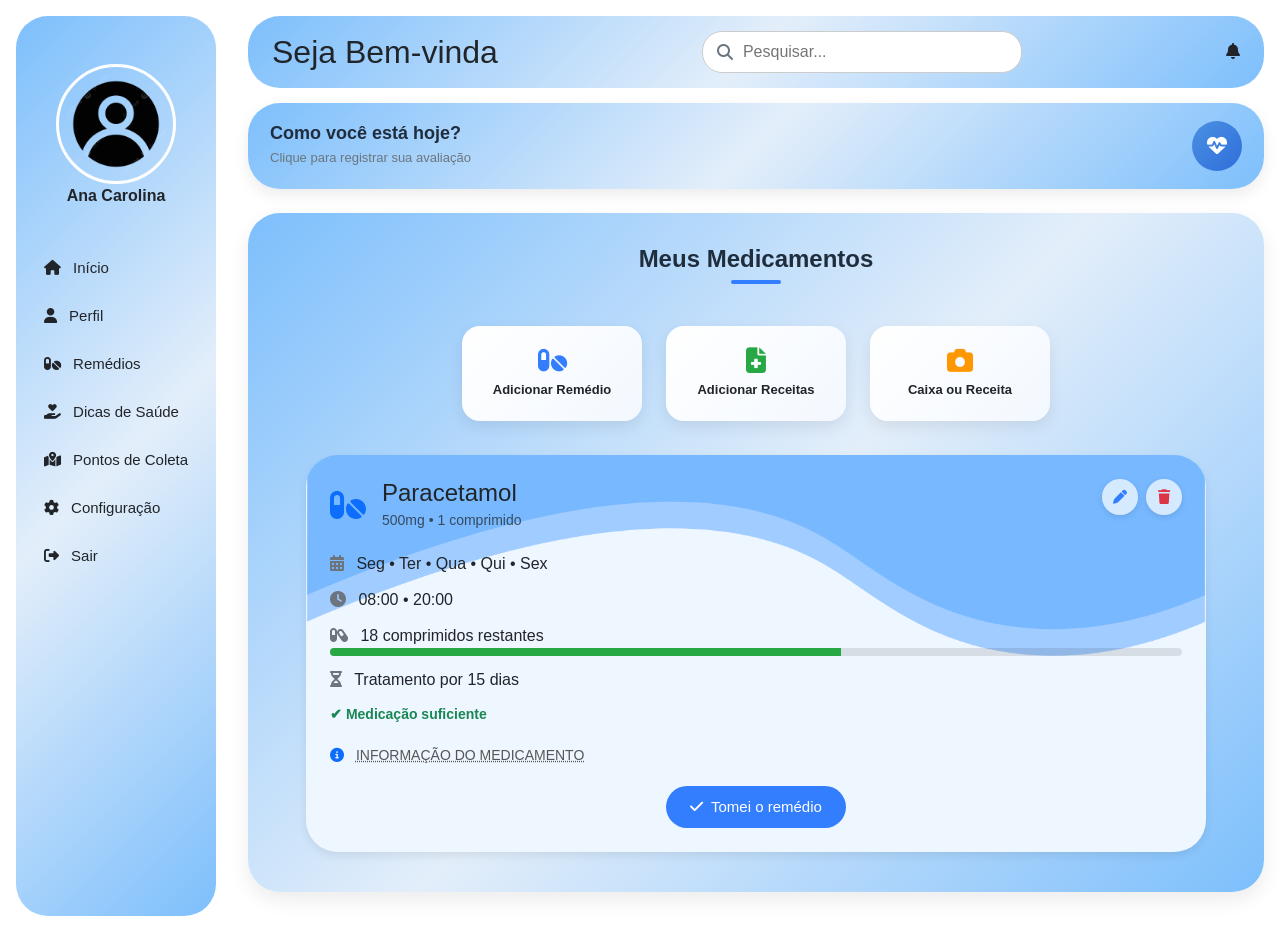
<file: home.html>
<!doctype html>
<html lang="pt-br">

<head>
    <meta charset="utf-8">
    <meta name="viewport" content="width=device-width, initial-scale=1">
    <title>Conexão Saúde - Home</title>
    <link rel="shortcut icon" href="./img/favicon.jpg" type="image/png">
    <link href="https://cdn.jsdelivr.net/npm/bootstrap@5.3.8/dist/css/bootstrap.min.css" rel="stylesheet">
    <link rel="stylesheet" href="./css/style.css">
    <link rel="stylesheet" href="./css/home.css">

    <link rel="stylesheet" href="https://cdnjs.cloudflare.com/ajax/libs/font-awesome/6.5.0/css/all.min.css">

</head>

<body>

    <!-- MENU LATERAL -->
    <header class="d-flex flex-column align-items-center m-3 rounded-5 pb-3">


        <div class="d-flex flex-column align-items-center mb-4 mt-5">

            <img class="foto_usuario rounded-circle" src="./img/icone_usuario2.png" alt="Foto de perfil do usuário">

            <span class="nome_usuario">Ana Carolina</span>

        </div>

        <nav class="nav_header mt-4">

            <ul class="menu_header d-flex flex-column gap-4 list-unstyled">

                <li>
                    <a href="home.html" class="text-decoration-none text-dark">
                        <i class="fa-solid fa-house me-2"></i> Início
                    </a>
                </li>

                <li>
                    <a href="perfil.html" class="text-decoration-none text-dark">
                        <i class="fa-solid fa-user me-2"></i> Perfil
                    </a>
                </li>

                <li>
                    <a href="remedio.html" class="text-decoration-none text-dark">
                        <i class="fa-solid fa-pills me-2"></i> Remédios
                    </a>
                </li>

                <li>
                    <a href="dicas_de_saude.html" class="text-decoration-none text-dark">
                        <i class="fa-solid fa-hand-holding-heart me-2"></i> Dicas de Saúde
                    </a>
                </li>

                <li>
                    <a href="pontosColeta.html" class="text-decoration-none text-dark">
                        <i class="fa-solid fa-map-location-dot me-2"></i> Pontos de Coleta
                    </a>
                </li>

                <li>
                    <a href="configuracao.html" class="text-decoration-none text-dark">
                        <i class="fa-solid fa-gear me-2"></i> Configuração
                    </a>
                </li>

                <li>
                    <a href="index.html" class="text-decoration-none text-dark">
                        <i class="fa-solid fa-right-from-bracket me-2"></i> Sair
                    </a>
                </li>

            </ul>

        </nav>
    </header>

    <!-- CONTEÚDO PRINCIPAL -->
    <main class="conteudo flex-grow-1 p-3">

        <!-- SAUDAÇÃO + PESQUISA -->
        <div class="topo_desktop rounded-5 px-4">

            <div class="fx_saudacao">
                <h2 class="m-0">Seja Bem-vinda</h2>
            </div>

            <form class="fx_pesquisa position-relative">
                <i class="fa-solid fa-magnifying-glass search-icon"></i>
                <input type="search" placeholder="Pesquisar...">
            </form>

            <!--  SINO  -->
            <div class="icone_notificacao">
                <i class="fa-solid fa-bell"></i>
            </div>

        </div>

        <!--  TOPO MOBILE -->
        <div class="topo_mobile">

            <!-- LINHA 1 -->
            <div class="topo_linha1">

                <div class="bloco_usuario">
                    <img src="./img/icone_usuario2.png" class="foto_mobile" alt="Foto de perfil do usuário">

                    <div class="info_usuario">
                        <span class="ola_usuario">Olá ,</span>
                        <span class="nome_usuario_mobile">Ana Carolina</span>

                    </div>
                </div>

                <div class="icone_notificacao">
                    <i class="fa-solid fa-bell"></i>
                </div>

            </div>

            <!-- LINHA 2 -->
            <div class="topo_linha2">
                <form class="fx_pesquisa position-relative">
                    <i class="fa-solid fa-magnifying-glass search-icon"></i>
                    <input type="search" placeholder="Pesquisar..." aria-label="Pesquisar no site">
                </form>
            </div>

        </div>

        <!-- card registro diario -->
        <div class="card_status rounded-5" data-bs-toggle="modal" data-bs-target="#registroModal">

            <div class="d-flex align-items-center justify-content-between">

                <div>
                    <h5 class="titulo_status">Como você está hoje?</h5>
                    <small class="sub_status">Clique para registrar sua avaliação</small>
                </div>

                <div class="icone_status">
                    <i class="fa-solid fa-heart-pulse"></i>
                </div>

            </div>

        </div>



        <!-- ROTINA DE MEDICAMENTOS -->
        <div class="rotina_medicamentos d-flex flex-column align-items-center rounded-5 mt-4 p-3">

            <h2 class="mt-3"> Meus Medicamentos</h2>

            <!-- AÇÕES -->
            <div class="acoes_medicamento d-flex flex-wrap justify-content-center gap-4 mt-4">

                <a href="formulario_remedio.html" class="card_acao text-decoration-none text-dark">
                    <i class="fa-solid fa-pills"></i>
                    <span>Adicionar Remédio</span>
                </a>

                <a href="receitas_medicas.html" class="card_acao text-decoration-none text-dark">
                    <i class="fa-solid fa-file-medical"></i>
                    <span>Adicionar Receitas</span>
                </a>

                <a href="#" class="card_acao text-decoration-none text-dark">
                    <i class="fa-solid fa-camera"></i>
                    <span>Caixa ou Receita</span>
                </a>

            </div>


            <!-- LISTA DE MEDICAMENTOS -->
            <div id="lista_medicamentos" class="d-flex flex-column rounded-5 m-4 gap-3">

                <div class="card_medicamento card_ok p-4 rounded-5">

                    <div class="d-flex flex-column gap-1">

                        <!-- TOPO -->
                        <div class="d-flex justify-content-between">

                            <div class="d-flex align-items-center gap-3">

                                <i class="fa-solid fa-pills text-primary fs-2"></i>

                                <div>
                                    <h4 class="m-0">Paracetamol</h4>
                                    <small class="text-muted">
                                        500mg • 1 comprimido
                                    </small>
                                </div>

                            </div>

                            <!-- BOTÕES -->
                            <div class="d-flex gap-2">

                                <button class="editar_medicamento btn btn-sm btn-outline-primary"
                                    aria-label="Editar medicamento">
                                    <i class="fa-solid fa-pen" aria-hidden="true"></i>
                                </button>

                                <button class="excluir_medicamento btn btn-sm btn-outline-danger"
                                    aria-label="Excluir medicamento">
                                    <i class="fa-solid fa-trash" aria-hidden="true"></i>
                                </button>
                            </div>

                        </div>

                        <!-- DIAS -->
                        <div class="mt-3">
                            <i class="fa-solid fa-calendar-days text-secondary me-2"></i>
                            Seg • Ter • Qua • Qui • Sex
                        </div>

                        <!-- HORÁRIOS -->
                        <div class="mt-2">
                            <i class="fa-solid fa-clock text-secondary me-2"></i>
                            08:00 • 20:00
                        </div>

                        <!-- QUANTIDADE -->
                        <div class="mt-2 quantidade_box">

                            <i class="fa-solid fa-capsules text-secondary me-2"></i>

                            <span class="qtd">18</span> comprimidos restantes

                            <div class="progress">
                                <div class="progress-bar"></div>
                            </div>

                        </div>

                        <!-- DURAÇÃO -->
                        <div class="mt-2">
                            <i class="fa-solid fa-hourglass-half text-secondary me-2"></i>
                            Tratamento por 15 dias
                        </div>

                        <!-- ALERTA -->
                        <div class="mt-2 d-flex justify-content-between align-items-center alerta_container">

                            <div class="alerta fw-semibold"></div>

                            <button class="btn_repor">
                                <i class="fa-solid fa-rotate"> Repor Remedios</i>
                            </button>

                        </div>

                        <!-- INFO -->
                        <div class="info_remedio mt-3">
                            <i class="fa-solid fa-circle-info text-primary me-2"></i>
                            <span title="Usado para aliviar dores leves, cólicas, dor de cabeça e reduzir febre">
                                INFORMAÇÃO DO MEDICAMENTO
                            </span>
                        </div>

                        <!-- BOTÃO -->
                        <div class="mt-3 d-flex justify-content-center">

                            <button class="btn btn_tomar">
                                <i class="fa-solid fa-check me-1"></i>
                                Tomei o remédio
                            </button>

                        </div>

                    </div>

                </div>



            </div>



        </div>


        <!-- MENU MOBILE -->
        <nav class="menu_mobile">

            <a href="home.html" class="ativo">
                <i class="fa-solid fa-house"></i>
                <span>Início</span>
            </a>

            <a href="perfil.html">
                <i class="fa-solid fa-user"></i>
                <span>Perfil</span>
            </a>

            <a href="remedio.html">
                <i class="fa-solid fa-pills"></i>
                <span>Remédios</span>
            </a>

            <a href="dicas_de_saude.html">
                <i class="fa-solid fa-heart"></i>
                <span>Dicas</span>
            </a>

            <a href="pontosColeta.html">
                <i class="fa-solid fa-location-dot"></i>
                <span>Coleta</span>
            </a>

        </nav>
    </main>




    <div class="modal fade " id="registroModal" tabindex="-1">

        <div class="modal-dialog modal-dialog-scrollable modal-lg modal-dialog-centered">

            <div class="modal-content">

                <!-- HEADER -->
                <div class="modal-header">
                    <h5 class="modal-title">Avaliação do Dia</h5>
                    <button type="button" class="btn-close" data-bs-dismiss="modal"></button>
                </div>

                <!-- BODY -->
                <div class="modal-body">

                    <!-- SENTIMENTO -->
                    <div class="card-custom">
                        <strong>Como você está se sentindo?</strong>
                        <div class="mt-3 d-flex gap-2 flex-wrap selectable" id="sentimentoBtns">
                            <button class="btn-pill" data-value="bem">🙂 Bem</button>
                            <button class="btn-pill" data-value="cansado">😞 Cansado</button>
                            <button class="btn-pill" data-value="dor">😫 Com dor</button>
                            <button class="btn-pill" data-value="enjoo">🤒 Doente</button>
                        </div>
                    </div>

                    <!-- DOR -->
                    <div class="card-custom mt-3 hidden" id="blocoDor">
                        <strong>Qual a intensidade da dor?</strong>

                        <div class="d-flex align-items-center gap-2 mt-3">
                            <span>0</span>
                            <input type="range" id="dorRange" class="form-range" min="0" max="10" value="0">
                            <span>10</span>
                        </div>

                        <div class="text-center mt-2">
                            <strong id="valorDor">0</strong>
                            <div id="textoDor" class="texto-dor">Sem dor</div>
                        </div>
                    </div>

                    <!-- MEDICAMENTO -->
                    <div class="card-custom mt-3 hidden" id="medicamentoBox">

                        <strong>Tomou medicamento?</strong>

                        <div class="mt-3 d-flex gap-2 flex-wrap selectable" id="remedioBtns">
                            <button class="btn-pill" data-value="sim">Sim</button>
                            <button class="btn-pill" data-value="nao">Não</button>
                        </div>

                        <!-- FORM -->
                        <div class="mt-3 hidden" id="formRemedio">

                            <input type="text" class="form-control mb-2" placeholder="Nome do remédio">

                            <input type="number" class="form-control mb-2" placeholder="Dose (mg)">

                            <input type="time" class="form-control mb-2">

                            <strong>Ajudou?</strong>
                            <div class="mt-2 d-flex gap-2 flex-wrap selectable" id="ajudaBtns">
                                <button class="btn-pill">👍 Ajudou</button>
                                <button class="btn-pill">🙂 Parcial</button>
                                <button class="btn-pill">👎 Não</button>
                            </div>

                            <strong class="mt-3">Precisou de outro?</strong>
                            <div class="mt-2 d-flex gap-2 flex-wrap selectable" id="outroBtns">
                                <button class="btn-pill" data-value="sim">Sim</button>
                                <button class="btn-pill" data-value="nao">Não</button>
                            </div>

                            <div class="mt-3 hidden" id="segundoRemedio">
                                <input type="text" class="form-control mb-2" placeholder="Segundo remédio">
                                <input type="number" class="form-control mb-2" placeholder="Dose (mg)">
                                <input type="time" class="form-control">
                            </div>

                        </div>
                    </div>

                    <!-- SONO -->
                    <div class="card-custom mt-3">
                        <strong>Como dormiu?</strong>
                        <div class="mt-3 d-flex gap-2 flex-wrap selectable" id="sonoBtns">
                            <button class="btn-pill">😃 Bem</button>
                            <button class="btn-pill">🙂 Médio</button>
                            <button class="btn-pill">😫 Mal</button>
                        </div>
                    </div>

                    <!-- ENERGIA -->
                    <div class="card-custom mt-3">
                        <strong>Energia</strong>
                        <div class="mt-3 d-flex gap-2 flex-wrap selectable" id="energiaBtns">
                            <button class="btn-pill energia-alta"> 😆Alta</button>
                            <button class="btn-pill energia-media">😐 Média</button>
                            <button class="btn-pill energia-baixa"> 🥱Baixa</button>
                        </div>
                    </div>

                    <!-- OBSERVAÇÃO -->
                    <div class="card-custom mt-3">
                        <strong>Observação (opcional)</strong>
                        <textarea class="form-control mt-2" rows="2"></textarea>
                    </div>

                </div>

                <!-- FOOTER -->
                <div class="modal-footer">
                    <button type="button" class="btn-close" data-bs-dismiss="modal" aria-label="Fechar Avaliação"></button>
                    <button class="btn btn-primary" id="btnSalvar">Salvar</button>
                </div>

            </div>
        </div>
    </div>


    <script src="./js/script.js"></script>
    <script src="./js/home.js"></script>
    <script src="https://cdn.jsdelivr.net/npm/bootstrap@5.3.8/dist/js/bootstrap.bundle.min.js"></script>

</body>

</html>
</file>
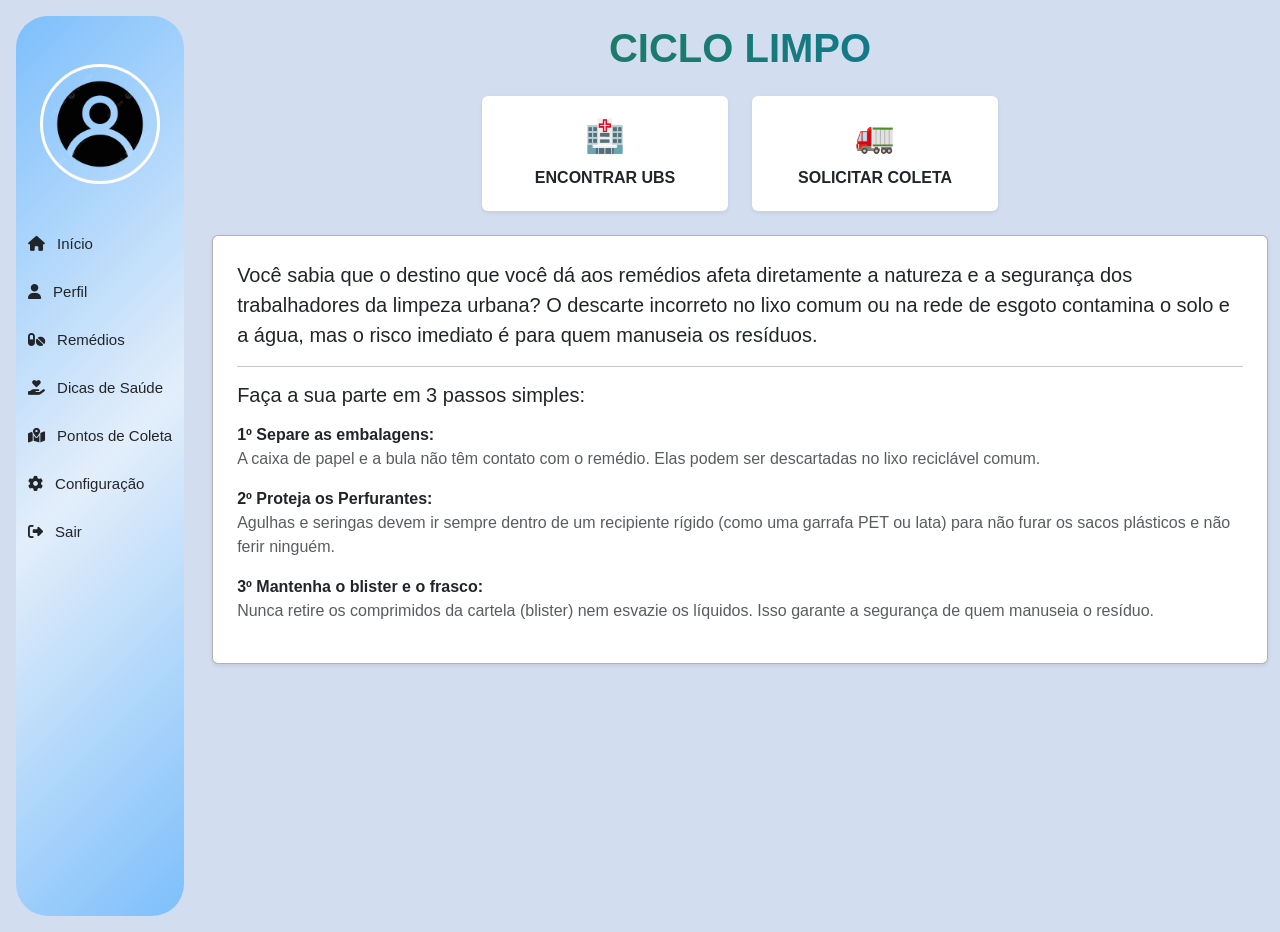
<file: pontosColeta.html>
<!doctype html>
<html lang="pt-br">

<head>
  <meta charset="utf-8">
  <meta name="viewport" content="width=device-width, initial-scale=1">
  <title>Conexão Saúde - Ciclo Limpo</title>
  <link rel="shortcut icon" href="./img/favicon.jpg" type="image/png">
  <link href="https://cdn.jsdelivr.net/npm/bootstrap@5.3.8/dist/css/bootstrap.min.css" rel="stylesheet"
    integrity="sha384-sRIl4kxILFvY47J16cr9ZwB07vP4J8+LH7qKQnuqkuIAvNWLzeN8tE5YBujZqJLB" crossorigin="anonymous">
  <link rel="stylesheet" href="./css/pontoscoleta.css">
  <link rel="stylesheet" href="./css/style.css">
  <link rel="stylesheet" href="https://cdnjs.cloudflare.com/ajax/libs/font-awesome/6.5.0/css/all.min.css">

</head>

</style>
</head>

<body class=" d-flex">

  <!-- MENU LATERAL -->
  <header class="d-flex flex-column align-items-center m-3 rounded-5 pb-3">


    <div class="d-flex flex-column align-items-center mb-4 mt-5">

      <img class="foto_usuario rounded-circle" src="./img/icone_usuario2.png">

      <span class="nome_usuario"></span>

    </div>

    <nav class="nav_header mt-4">

      <ul class="menu_header d-flex flex-column gap-4 list-unstyled">

        <li>
          <a href="home.html" class="text-decoration-none text-dark">
            <i class="fa-solid fa-house me-2"></i> Início
          </a>
        </li>

        <li>
          <a href="perfil.html" class="text-decoration-none text-dark">
            <i class="fa-solid fa-user me-2"></i> Perfil
          </a>
        </li>

        <li>
          <a href="remedio.html" class="text-decoration-none text-dark">
            <i class="fa-solid fa-pills me-2"></i> Remédios
          </a>
        </li>

        <li>
          <a href="dicas_de_saude.html" class="text-decoration-none text-dark">
            <i class="fa-solid fa-hand-holding-heart me-2"></i> Dicas de Saúde
          </a>
        </li>

        <li>
          <a href="pontosColeta.html" class="text-decoration-none text-dark">
            <i class="fa-solid fa-map-location-dot me-2"></i> Pontos de Coleta
          </a>
        </li>

        <li>
          <a href="configuracao.html" class="text-decoration-none text-dark">
            <i class="fa-solid fa-gear me-2"></i> Configuração
          </a>
        </li>

        <li>
          <a href="index.html" class="text-decoration-none text-dark">
            <i class="fa-solid fa-right-from-bracket me-2"></i> Sair
          </a>
        </li>

      </ul>

    </nav>
  </header>


  <div class="container text-center mt-4">
    <div>
      <h1 class="mb-4 titulo-degrade">CICLO LIMPO</h1>
    </div>

    <main>

      <div class="row justify-content-center g-4 mb-4">
        <div class="col-md-3">
          <button class="btn-card" id="btnUBS">
            <div class="card icon-card p-3 shadow-sm border-0">
              <span style="font-size: 2rem;">🏥</span>
              <h3 class="h6 mt-2"><strong>ENCONTRAR UBS</strong></h3>
            </div>
          </button>
        </div>

        <div class="col-md-3">
          <button class="btn-card" id="btnColeta">
            <div class="card icon-card p-3 shadow-sm border-0">
              <span style="font-size: 2rem;">🚛</span>
              <h3 class="h6 mt-2"><strong>SOLICITAR COLETA</strong></h3>
            </div>
          </button>
        </div>
      </div>

      <article id="textoInfo" class="mt-4 p-4 bg-white shadow-sm rounded text-start">
        <p class="lead">
          Você sabia que o destino que você dá aos remédios afeta diretamente a natureza e a segurança dos trabalhadores
          da limpeza urbana? O descarte incorreto no lixo comum ou na rede de esgoto contamina o solo e a água, mas o
          risco imediato é para quem manuseia os resíduos.
        </p>
        <hr>
        <h2 class="h5 mb-3">Faça a sua parte em 3 passos simples:</h2>

        <div class="mb-3">
          <strong>1º Separe as embalagens:</strong>
          <p class="text-muted">A caixa de papel e a bula não têm contato com o remédio. Elas podem ser descartadas no
            lixo reciclável comum.</p>
        </div>

        <div class="mb-3">
          <strong>2º Proteja os Perfurantes:</strong>
          <p class="text-muted">Agulhas e seringas devem ir sempre dentro de um recipiente rígido (como uma garrafa PET
            ou lata) para não furar os sacos plásticos e não ferir ninguém.</p>
        </div>

        <div class="mb-3">
          <strong>3º Mantenha o blister e o frasco:</strong>
          <p class="text-muted">Nunca retire os comprimidos da cartela (blister) nem esvazie os líquidos. Isso garante a
            segurança de quem manuseia o resíduo.</p>
        </div>
      </article>

      <section id="infoColeta" class="mt-4 p-4 bg-white shadow-sm rounded">
        <h4 class="mb-3">Endereço de Coleta</h4>
        <p class="fs-5">R. Saigiro Nakamura, 400 - Vila Industrial, São José dos Campos - SP, 12220-280.</p>
        <button class="btn btn-primary mt-3 px-5" onclick="alert('Coleta Confirmada!')">Confirmar</button>
      </section>

      <!-- Dentro da section id="listaUBS" -->
      <section id="listaUBS" class="mt-5">
        <h2 class="mb-4">Pontos de Entrega</h2>

        <!-- Filtro de proximidade movido para a direita -->
        <div class="mb-4 d-flex justify-content-end">
          <div class="form-check form-switch">
            <input class="form-check-input" type="checkbox" id="filtroRaio">
            <label class="form-check-label" for="filtroRaio">Mostrar unidades mais próximas</label>
          </div>
        </div>

        <div class="row g-4 text-start" id="containerCards">
          <!-- Card 1 (Jardim Colonial) -->
          <div class="col-md-4 card-item" data-lat="-23.2642" data-lon="-45.9015">
            <div class="card shadow-sm p-3 h-100 border-0">
              <h4 class="fw-bold h5">Jardim Colonial</h4>
              <p class="small">Av. José Ribeiro Bastos, 185<br>São José dos Campos - SP</p>
              <a href="https://www.google.com/maps/search/?api=1&query=Av.+José+Ribeiro+Bastos,+185" target="_blank"
                class="btn btn-outline-success btn-sm mt-auto">Ver no Maps</a>
            </div>
          </div>

          <!-- Card 2 (Vila Industrial) -->
          <div class="col-md-4 card-item" data-lat="-23.1791" data-lon="-45.8612">
            <div class="card shadow-sm p-3 h-100 border-0">
              <h4 class="fw-bold h5">Vila Industrial</h4>
              <p class="small">R. Misael Marçal, 190<br>São José dos Campos - SP</p>
              <a href="https://www.google.com/maps/search/?api=1&query=R.+Misael+Marçal,+190" target="_blank"
                class="btn btn-outline-success btn-sm mt-auto">Ver no Maps</a>
            </div>
          </div>

          <!-- Card 3 (Chácaras Majestic) -->
          <div class="col-md-4 card-item" data-lat="-23.1556" data-lon="-45.8152">
            <div class="card shadow-sm p-3 h-100 border-0">
              <h4 class="fw-bold h5">Chácaras Majestic</h4>
              <p class="small">R. Quebra-Eixo, 275<br>São José dos Campos - SP</p>
              <a href="https://www.google.com/maps/search/?api=1&query=R.+Quebra-Eixo,+275" target="_blank"
                class="btn btn-outline-success btn-sm mt-auto">Ver no Maps</a>
            </div>
          </div>
        </div>
      </section>

    </main>
  </div>

  <!-- MENU MOBILE -->
  <nav class="menu_mobile">

    <a href="home.html" >
      <i class="fa-solid fa-house"></i>
      <span>Início</span>
    </a>

    <a href="perfil.html">
      <i class="fa-solid fa-user"></i>
      <span>Perfil</span>
    </a>

    <a href="remedio.html">
      <i class="fa-solid fa-pills"></i>
      <span>Remédios</span>
    </a>

    <a href="dicas_de_saude.html">
      <i class="fa-solid fa-heart"></i>
      <span>Dicas</span>
    </a>

    <a href="pontosColeta.html" class="ativo">
      <i class="fa-solid fa-location-dot"></i>
      <span>Coleta</span>
    </a>

  </nav>



  <script src="./js/script.js"></script>
  <script src="js/pontosColeta.js"></script>
</body>

</html>
</file>
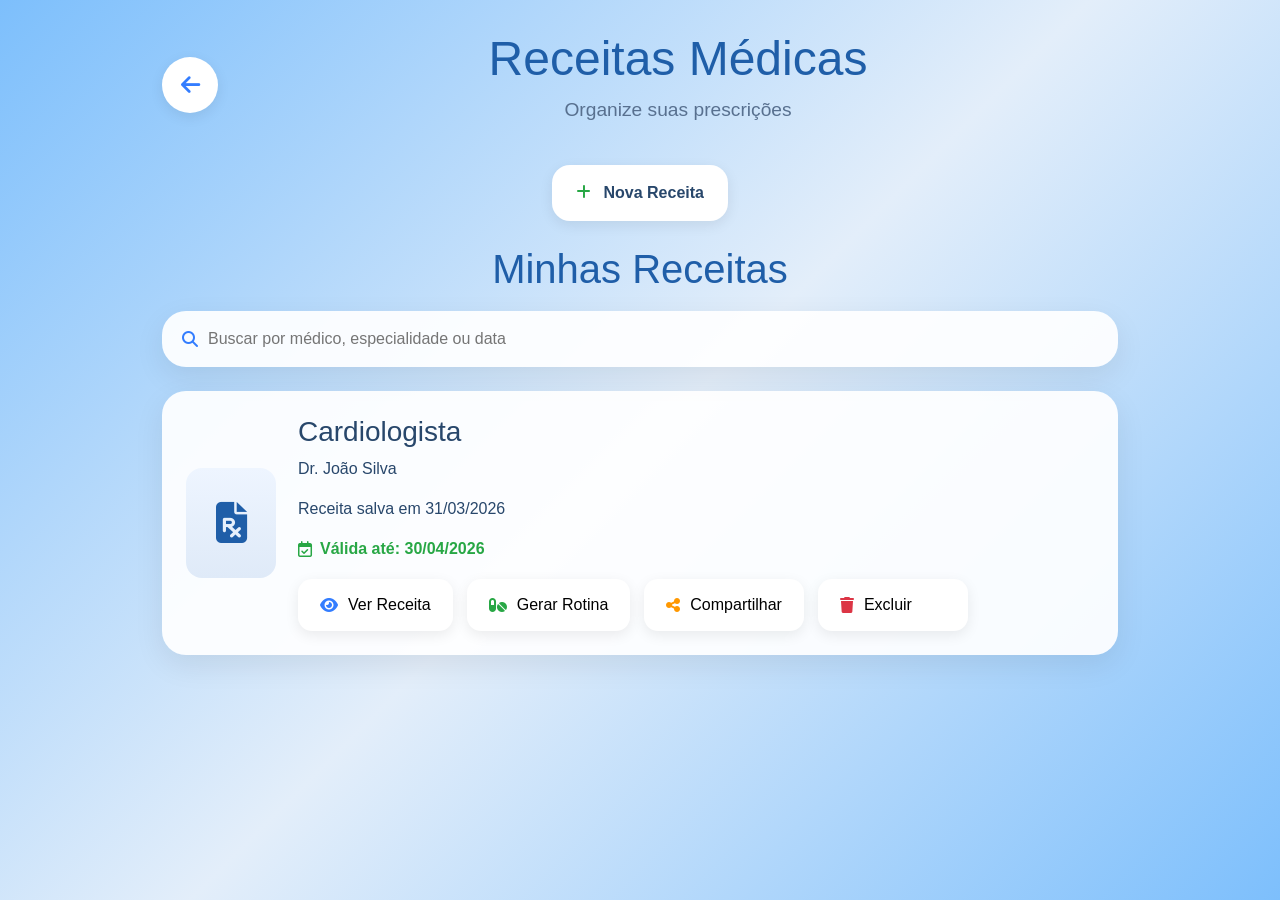
<file: receitas_medicas.html>
<!doctype html>
<html lang="pt-br">

<head>
    <meta charset="utf-8">
    <meta name="viewport" content="width=device-width, initial-scale=1">
    <title>Conexão Saúde - Receitas Médicas</title>
    <link rel="shortcut icon" href="./img/favicon.jpg" type="image/png">

    <link href="https://cdn.jsdelivr.net/npm/bootstrap@5.3.8/dist/css/bootstrap.min.css" rel="stylesheet">
    <link rel="stylesheet" href="./css/receitas_medicas.css">
    <link rel="stylesheet" href="https://cdnjs.cloudflare.com/ajax/libs/font-awesome/6.5.0/css/all.min.css">
</head>

<body>
    <div class="container">
        <!-- TOPO -->
        <div class="topo">
            <a href="perfil.html" class="btn-voltar">
                <i class="fa-solid fa-arrow-left"></i>
            </a>

            <div class="titulo-area">
                <h1>Receitas Médicas</h1>
                <p>Organize suas prescrições</p>
            </div>
        </div>

        <!-- NOVA RECEITA -->
        <div class="text-center mb-4">
            <button class="btn-toggle-receita" data-bs-toggle="collapse" data-bs-target="#formReceita">
                <i class="fa-solid fa-plus"></i>
                Nova Receita
            </button>
        </div>

        <!-- FORM ESCONDIDO -->
        <div class="collapse" id="formReceita">
            <section class="card-form">
                <div class="acoes-upload">
                    <button class="acao-btn">
                        <i class="fa-solid fa-camera"></i>
                        Tirar Foto da Receita
                    </button>

                    <button class="acao-btn">
                        <i class="fa-solid fa-folder"></i>
                        Anexar PDF / Imagem
                    </button>
                </div>

                <div class="dropzone">
                    <i class="fa-solid fa-upload"></i>
                    <p>Arraste aqui o arquivo</p>
                </div>

                <div class="form-grid">
                    <input class="campo" type="text" placeholder="Nome do Médico">
                    <input class="campo" type="text" placeholder="Especialidade do Médico">
                    <input class="campo" type="text" placeholder="CRM">

                    <label>Data da Receita</label>
                    <input class="campo" type="date">

                    <textarea placeholder="Observações"></textarea>

                    <label>Validade da Receita</label>
                    <input class="campo" type="date">

                    <label class="toggle-card">
                        <input type="checkbox" id="gerarControle">
                        <span>Adicionar à rotina de remédios</span>
                    </label>
                </div>

                <button class="btn-salvar">Salvar Receita</button>
            </section>
        </div>

        <!-- LISTA -->
        <section class="lista">
            <h2>Minhas Receitas</h2>

            <div class="filtro-receitas">
                <i class="fa-solid fa-magnifying-glass"></i>
                <input type="text" placeholder="Buscar por médico, especialidade ou data">
            </div>

            <div class="receita-card">
                <div class="preview">
                    <i class="fa-solid fa-file-prescription"></i>
                </div>

                <div class="receita-info">
                    <h3>Cardiologista</h3>
                    <p>Dr. João Silva</p>
                    <p>Receita salva em 31/03/2026</p>

                    <p class="validade">
                        <i class="fa-regular fa-calendar-check"></i>
                        Válida até: 30/04/2026
                    </p>

                    <div class="acoes-card">
                        <button>
                            <i class="fa-solid fa-eye"></i>
                            Ver Receita
                        </button>

                        <button>
                            <i class="fa-solid fa-pills"></i>
                            Gerar Rotina
                        </button>

                        <button>
                            <i class="fa-solid fa-share-nodes"></i>
                            Compartilhar
                        </button>

                        <button>
                            <i class="fa-solid fa-trash"></i>
                            Excluir
                        </button>
                    </div>
                </div>
            </div>
        </section>
    </div>

    <script src="https://cdn.jsdelivr.net/npm/bootstrap@5.3.8/dist/js/bootstrap.bundle.min.js"></script>
</body>

</html>
</file>
<file: css/login.css>
* {
  margin: 0;
  padding: 0;
  box-sizing: border-box;
}

#Logo_conexao_saude img {
  width: 100%;
  max-width: 350px;
  height: auto;
  border-top-left-radius: 3rem;
  border-top-right-radius: 3rem;
}


.btn_login {
  width: 20vh;
  height:50px;
  background-color: #23bb74;
  color: black;
  border: none;
  font-weight: 650;
  font-size: 18px;
  border-radius: 0.5rem;
  transition: transform 0.3s ease;
}

.btn_login:hover {
  background-color:#05f585;
  transform: scale(1.1);
}

.cardlogin {
  border-radius: 3rem;
  width: 90%;
  max-width: 400px;
  padding: 20px;
}

body {
  background-image: url('../img/fundo3roxo.jfif');
  background-size: cover;
 
}

body:before {
  content: "";
  position: fixed;
  inset: 0;
  background-image: url('../img/fundo3roxo.jfif');
  background-size: cover;
  background-position: center;
  filter: blur(3px);
  z-index: -1;
}

@media (max-width: 480px) {
  h2 {
    font-size: 1.5rem;
  }

  .btn_login {
    font-size: 16px;
  }

  .cardlogin {
    border-radius: 2rem;
  }
}
</file>
<file: css/atestados.css>
* {
    box-sizing: border-box;
    margin: 0;
    padding: 0;
}

body {
    font-family: Arial, sans-serif;
    background: linear-gradient(135deg, #7DBFFC, #e3eefa, #7DBFFC);
    min-height: 100vh;
    padding: 30px;
    color: #28476b;
}

.container {
    max-width: 980px;
    margin: 0 auto;
}

/* TOPO */
.topo {
    display: flex;
    align-items: center;
    gap: 20px;
    margin-bottom: 25px;
}

.btn-voltar {
    width: 56px;
    height: 56px;
    border-radius: 50%;
    background: #fff;
    display: flex;
    align-items: center;
    justify-content: center;
    text-decoration: none;
    box-shadow: 0 4px 14px rgba(0, 0, 0, .08);
    color: #337dff;
}

.titulo-area {
    flex: 1;
    text-align: center;
}

.titulo-area h1 {
    font-size: 3rem;
    color: #1f5ea8;
}

.titulo-area p {
    margin-top: 8px;
    color: #58708f;
}

/* BOTÃO NOVO */
.btn-toggle-documento {
    background: #fff;
    border: none;
    border-radius: 18px;
    padding: 16px 24px;
    box-shadow: 0 4px 14px rgba(0, 0, 0, .08);
    font-weight: 600;
    cursor: pointer;
}

.btn-toggle-documento i {
    color: #28a745;
    margin-right: 8px;
}

/* FORM */
.card-form,
.documento-card,
.filtro-documentos {
    background: rgba(255, 255, 255, .92);
    border-radius: 24px;
    box-shadow: 0 10px 30px rgba(0, 0, 0, .08);
}

.card-form {
    padding: 28px;
    margin-bottom: 28px;
}

.form-grid {
    display: grid;
    gap: 16px;
}

.campo,
textarea {
    width: 100%;
    border: 1px solid #d7e4f6;
    border-radius: 14px;
    padding: 16px;
    background: #fff;
    outline: none;
}

textarea {
    min-height: 110px;
    resize: vertical;
}

.btn-salvar {
    background: #35a52f;
    color: #fff;
    border: none;
    border-radius: 14px;
    padding: 16px 24px;
    display: block;
    margin: 22px auto 0;
    font-weight: 700;
    cursor: pointer;
}

/* LISTA */
.lista h2 {
    text-align: center;
    margin: 20px 0;
    color: #1f5ea8;
    font-size: 2.4rem;
}

.filtro-documentos {
    padding: 16px 20px;
    margin-bottom: 20px;
    display: flex;
    gap: 10px;
    align-items: center;
}

.filtro-documentos input {
    border: none;
    outline: none;
    width: 100%;
    background: transparent;
}

/* CARD */
.documento-card {
    padding: 24px;
    display: flex;
    gap: 22px;
    margin-bottom: 20px;
    align-items: flex-start;
}

.preview {
    width: 90px;
    height: 110px;
    border-radius: 16px;
    background: #eef5ff;
    display: flex;
    align-items: center;
    justify-content: center;
    font-size: 2.6rem;
    color: #1f5ea8;
}

.documento-info {
    flex: 1;
}

.documento-info h3 {
    font-size: 2rem;
    margin-bottom: 10px;
    color: #1f5ea8;
}

.documento-info p {
    margin-bottom: 8px;
}

.especialidade {
    display: flex;
    align-items: center;
    gap: 8px;
    color: #337dff;
    font-weight: 600;
}

.entrega-rh,
.rh-destino {
    display: flex;
    align-items: center;
    gap: 8px;
    color: #28a745;
    font-weight: 600;
    margin: 6px 0;
}

/* BOTÕES */
.acoes-card {
    display: flex;
    gap: 14px;
    flex-wrap: wrap;
    margin-top: 18px;
}

.acoes-card button {
    background: #fff;
    border: none;
    border-radius: 14px;
    padding: 14px 22px;
    min-width: 150px;
    display: flex;
    align-items: center;
    gap: 10px;
    box-shadow: 0 4px 14px rgba(0,0,0,.08);
    cursor: pointer;
    transition: 0.3s;
}

.acoes-card button:hover {
    transform: translateY(-2px);
}

.acoes-card button:nth-child(1) i { color: #337dff; }
.acoes-card button:nth-child(2) i { color: #28a745; }
.acoes-card button:nth-child(3) i { color: #ff9800; }
.acoes-card button:nth-child(4) i { color: #dc3545; }

/* RESPONSIVO */
@media (max-width: 768px) {
    body {
        padding: 15px;
    }

    .topo {
        flex-direction: column;
        text-align: center;
    }

    .btn-voltar {
        align-self: flex-start;
    }

    .documento-card {
        flex-direction: column;
    }

    .preview {
        width: 100%;
        height: 120px;
    }

    .acoes-card {
        flex-direction: column;
    }

    .acoes-card button {
        width: 100%;
        min-width: unset;
        justify-content: center;
    }

    .btn-salvar {
        width: 100%;
    }
}
</file>
<file: css/receitas_medicas.css>
* {
    box-sizing: border-box;
    margin: 0;
    padding: 0;
}

body {
    font-family: Arial, sans-serif;
    background: linear-gradient(135deg, #7DBFFC, #e3eefa, #7DBFFC);
    min-height: 100vh;
    padding: 30px;
    color: #28476b;
}

.container {
    max-width: 980px;
    margin: 0 auto;
}

/* TOPO */
.topo {
    display: flex;
    align-items: center;
    gap: 20px;
    margin-bottom: 25px;
}

.btn-voltar {
    width: 56px;
    height: 56px;
    border-radius: 50%;
    background: #fff;
    box-shadow: 0 4px 14px rgba(0,0,0,.08);
    font-size: 22px;
    color: #337dff;
    display: flex;
    align-items: center;
    justify-content: center;
    text-decoration: none;
    transition: 0.3s;
}
.titulo-area {
    flex: 1;
    text-align: center;
}

.titulo-area h1 {
    font-size: 3rem;
    color: #1f5ea8;
}

.titulo-area p {
    margin-top: 8px;
    font-size: 1.2rem;
    color: #58708f;
}

/* BOTÃO NOVA RECEITA */
.btn-toggle-receita {
    background: #fff;
    border: none;
    border-radius: 18px;
    padding: 16px 24px;
    font-size: 1rem;
    font-weight: 600;
    color: #28476b;
    box-shadow: 0 4px 14px rgba(0,0,0,.08);
    cursor: pointer;
    transition: 0.3s;
}

.btn-toggle-receita i {
    color: #28a745;
    margin-right: 8px;
}

/* FORM */
.card-form,
.receita-card,
.filtro-receitas {
    background: rgba(255,255,255,.92);
    border-radius: 24px;
    box-shadow: 0 10px 30px rgba(0,0,0,.08);
}

.card-form {
    padding: 28px;
    margin-bottom: 28px;
}

.acoes-upload {
    display: grid;
    grid-template-columns: 1fr 1fr;
    gap: 18px;
    margin-bottom: 22px;
}

.acao-btn {
    background: #fff;
    border: none;
    border-radius: 18px;
    padding: 22px;
    font-size: 1.1rem;
    font-weight: 600;
    color: #28476b;
    cursor: pointer;
    display: flex;
    align-items: center;
    justify-content: center;
    gap: 10px;
    box-shadow: 0 4px 14px rgba(0,0,0,.08);
}

.acoes-upload .acao-btn:first-child i {
    color: #337dff;
}

.acoes-upload .acao-btn:last-child i {
    color: #28a745;
}

.dropzone {
    border: 2px dashed #c9d7e8;
    border-radius: 20px;
    padding: 40px 28px;
    text-align: center;
    margin-bottom: 24px;
    background: #f8fbff;
    color: #6b84a3;
}

.form-grid {
    display: grid;
    gap: 16px;
}

.campo,
textarea {
    width: 100%;
    border: 1px solid #d7e4f6;
    border-radius: 14px;
    padding: 16px;
    background: #fff;
}

textarea {
    min-height: 110px;
    resize: vertical;
}

.toggle-card {
    display: flex;
    align-items: center;
    gap: 10px;
    background: #eef6ff;
    padding: 14px;
    border-radius: 14px;
    font-weight: 600;
}

.btn-salvar {
    display: block;
    width: 320px;
    max-width: 100%;
    margin: 22px auto 0;
    border: none;
    border-radius: 14px;
    padding: 16px;
    background: #35a52f;
    color: #fff;
    font-size: 1.3rem;
    font-weight: 700;
}

/* LISTA */
.lista h2 {
    text-align: center;
    margin-bottom: 18px;
    font-size: 2.5rem;
    color: #1f5ea8;
}

.filtro-receitas {
    display: flex;
    align-items: center;
    gap: 10px;
    padding: 16px 20px;
    margin-bottom: 24px;
}

.filtro-receitas i {
    color: #337dff;
}

.filtro-receitas input {
    border: none;
    outline: none;
    background: transparent;
    width: 100%;
}

/* CARD */
.receita-card {
    padding: 24px;
    display: flex;
    gap: 22px;
    align-items: center;
}

.preview {
    width: 90px;
    height: 110px;
    border-radius: 16px;
    background: linear-gradient(180deg, #eef5ff, #dfeaf8);
    display: flex;
    align-items: center;
    justify-content: center;
    color: #1f5ea8;
    font-size: 2.6rem;
}

.receita-info {
    flex: 1;
}

.validade {
    display: flex;
    align-items: center;
    gap: 8px;
    color: #28a745;
    font-weight: 600;
    margin-top: 6px;
}

/* BOTÕES */
.acoes-card {
    display: flex;
    gap: 14px;
    flex-wrap: wrap;
    margin-top: 18px;
}

.acoes-card button {
    background: #fff;
    border: none;
    border-radius: 14px;
    padding: 14px 22px;
    min-width: 150px;
    display: flex;
    align-items: center;
    gap: 10px;
    box-shadow: 0 4px 14px rgba(0,0,0,.08);
}

.acoes-card button:nth-child(1) i { color: #337dff; }
.acoes-card button:nth-child(2) i { color: #28a745; }
.acoes-card button:nth-child(3) i { color: #ff9800; }
.acoes-card button:nth-child(4) i { color: #dc3545; }

/* RESPONSIVO */
@media (max-width: 768px) {
    .acoes-upload {
        grid-template-columns: 1fr;
    }

    .receita-card {
        flex-direction: column;
        align-items: flex-start;
    }
}

@media (max-width: 576px) {
    body {
        padding: 15px;
    }

    .topo {
        flex-direction: column;
    }

    .acoes-card {
        flex-direction: column;
    }

    .acoes-card button {
        width: 100%;
    }

    .preview {
        width: 100%;
        height: 120px;
    }
}
</file>
<file: css/bem_vinda.css>
body {
    background: linear-gradient(135deg, #7DBFFC, #e3eefa, #7DBFFC);
    font-family: Arial, sans-serif;
    min-height: 100vh;
}

/* CARD PRINCIPAL */
.welcome-card {
    background: white;
    max-width: 850px;
    width: 100%;
    padding: 60px 45px;
    border-radius: 32px;
    box-shadow: 0 10px 35px rgba(37, 99, 235, 0.08);
    transition: 0.3s ease;
}

.welcome-card:hover {
    transform: translateY(-2px);
    box-shadow: 0 14px 40px rgba(37, 99, 235, 0.12);
}

/* LOGO RESPONSIVA */
.logo-site {
    width: clamp(220px, 45vw, 420px);
    height: auto;
    display: block;
    margin: 0 auto 20px;
}

/* TÍTULO */
h1 {
    font-size: clamp(1.5rem, 3vw, 2rem);
    color: #305fc4;
    font-weight: 700;
    margin-bottom: 20px;
}

/* TEXTOS */
p {
    font-size: clamp(0.95rem, 2vw, 1.05rem);
    color: black;
    line-height: 1.7;
    margin-bottom: 12px;
}

small {
    font-size: clamp(0.85rem, 1.8vw, 0.95rem);
    line-height: 1.6;
}

/* BOTÃO PRINCIPAL */
.btn-primary {
    background: linear-gradient(90deg, #2563eb, #14b8a6);
    border: none;
    font-weight: 600;
    transition: 0.3s ease;
}

.btn-primary:hover {
    opacity: 0.9;
    transform: translateY(-1px);
}

/* BOTÃO SECUNDÁRIO */
.btn-outline-secondary {
    border: 1px solid #09284e;
    color: #0966e9;
    font-weight: 600;
    transition: 0.3s ease;
}

.btn-outline-secondary:hover {
   background: linear-gradient(90deg, #2563eb, #14b8a6);
    transform: translateY(-1px);
}

/* MOBILE */
@media (max-width: 576px) {
    .welcome-card {
        padding: 30px 20px;
        border-radius: 24px;
    }
}
</file>
<file: css/cadastro_medico.css>
/* ================= FUNDO ================= */
body {
  background: linear-gradient(90deg, #7DBFFC, #dceeff);
  min-height: 100vh;
}

/* ================= CONTAINER (CENTRO REAL) ================= */
.container {
  max-width: 820px;
  margin: 0 auto; /* 🔥 resolve ficar de lado */
}

/* ================= CARD ================= */
.card {
  border: none;
  border-radius: 32px;
  box-shadow: 0 10px 25px rgba(0, 0, 0, 0.06);
}

/* ================= TÍTULO ================= */
h2 {
  font-size: clamp(1.5rem, 3vw, 2rem);
}

/* ================= CHIPS ================= */
.blood-grid,
.chips-box {
  display: flex;
  flex-wrap: wrap;
  gap: 8px;
}

.blood-btn,
.chip {
  min-width: 70px;
  padding: 8px 14px;
  border-radius: 999px;
  border: 1px solid #dbeafe;
  background: white;
  cursor: pointer;
  transition: 0.3s ease;
  font-size: clamp(0.85rem, 2vw, 0.95rem);
}

.blood-btn.active,
.chip.active {
  background: #2563eb;
  color: white;
}

/* ================= INPUT + BOTÃO ================= */
.input-add-group {
  display: flex;
  gap: 10px;
  margin-top: 10px;
}

.add-chip-btn {
  white-space: nowrap;
  border-radius: 14px;
  min-width: 110px;
}

/* ================= CHIP PERSONALIZADO ================= */
.chip.custom-chip {
  display: inline-flex;
  align-items: center;
  gap: 8px;
}

.remove-chip {
  border: none;
  background: transparent;
  color: inherit;
  cursor: pointer;
  font-size: 0.8rem;
  padding: 0;
  line-height: 1;
}

.remove-chip:hover {
  opacity: 0.7;
}

/* ================= INPUTS (🔥 MELHORADO) ================= */
.form-control,
.form-select {
  min-height: 48px;
  border-radius: 16px;

  /* 🔥 ACESSIBILIDADE */
  background: #eef6ff;
  border: 2px solid #60a5fa;
  color: #0f172a;
}

/* 🔥 FOCO ACESSÍVEL */
.form-control:focus,
.form-select:focus {
  background: #ffffff;
  border-color: #2563eb;
  box-shadow: 0 0 0 3px rgba(37, 99, 235, 0.25);
}

/* 🔥 PLACEHOLDER VISÍVEL */
::placeholder {
  color: #64748b;
  opacity: 1;
}

/* ================= CONTATO ================= */
.contato-card {
  background: #f8fbff;
  border: 1px solid #dbeafe;
  border-radius: 18px;
  padding: 16px;
  margin-bottom: 15px;
  position: relative;
}

.remove-contact-btn {
  position: absolute;
  top: 10px;
  right: 12px;
  border: none;
  background: transparent;
  color: #64748b;
  cursor: pointer;
  font-size: 0.95rem;
}

.remove-contact-btn:hover {
  color: #ef4444;
}

/* ================= TABLET ================= */
@media (max-width: 768px) {
  .card {
    border-radius: 24px;
    padding: 25px !important;
  }

  .input-add-group {
    flex-direction: column;
  }

  .add-chip-btn {
    width: 100%;
  }
}

/* ================= MOBILE ================= */
@media (max-width: 576px) {
  .container {
    padding: 15px;
  }

  .card {
    padding: 20px !important;
    border-radius: 22px;
  }

  h2 {
    font-size: 1.4rem;
  }

  h5 {
    font-size: 1rem;
  }

  h6 {
    font-size: 0.95rem;
  }

  .blood-btn,
  .chip {
    min-width: auto;
    width: fit-content;
    font-size: 0.82rem;
    padding: 7px 12px;
  }

  .form-control {
    font-size: 0.95rem;
  }

  .btn {
    min-height: 48px;
  }
}
</file>
<file: css/style.css>
/* ================= RESET ================= */
* {
    margin: 0;
    padding: 0;
    box-sizing: border-box;
}


/* ================= BASE ================= */
body {
    display: flex;
    font-family: sans-serif;
}

/* ================= MENU LATERAL (PC) ================= */
header {
    width: 200px;
   background: linear-gradient(135deg, #7DBFFC, #e3eefa, #7DBFFC);
    position: sticky;
    top: 0;
    height: 100vh;
}



.foto_usuario {
    width: 120px;
    height: 120px;
    border-radius: 50%;
    border: 3px solid #fff;
    object-fit: cover;
}

.nome_usuario {
    font-size: 16px;
    font-weight: 600;
}

.menu_header a {
    font-size: 15px;
    color: black;
    transition: 0.3s;
}

.menu_header a:hover {
    transform: scale(1.1);
    color: #337dff;
}

/* ================= CONTEÚDO ================= */
.conteudo {
    flex: 1;
    padding: 20px;
}

/* ================= TOPO DESKTOP ================= */
.topo_desktop {
    min-height: 70px;
    background: linear-gradient(135deg, #7DBFFC, #e3eefa, #7DBFFC);
    padding: 15px 30px;
    border-radius: 20px;

    display: flex;
    justify-content: space-between;
    align-items: center;
}

/* PESQUISA DESKTOP */
.fx_pesquisa {
    width: 320px;
    position: relative;
}

.fx_pesquisa input {
    width: 100%;
    height: 42px;
    font-size: 16px;
    border-radius: 20px;
    padding-left: 40px;
    border: 1px solid #ccc;
}

.search-icon {
    position: absolute;
    top: 50%;
    left: 15px;
    transform: translateY(-50%);
    color: #6c757d;
}

/* ================= MOBILE (ESCONDIDO NO PC) ================= */
.topo_mobile,
.menu_mobile,
.foto_mobile {
    display: none;
}

/* ================= RESPONSIVO ================= */
@media (max-width: 1199px) {

    /* REMOVE MENU LATERAL */
    header {
        display: none !important;
        position: absolute !important;
        width: 0 !important;
        height: 0 !important;
        overflow: hidden !important;
    }


    body {
        display: block;
    }

    .conteudo {
        padding: 15px;
    }

    /* ESCONDE DESKTOP */
    .topo_desktop {
        display: none !important;
    }

    /* ================= TOPO MOBILE ================= */

    .topo_mobile {
        display: flex;
        flex-direction: column;
        gap: 12px;
        margin-bottom: 15px;
    }

    /* CARD AZUL (foto + nome + sino) */
    .topo_linha1 {
        display: flex;
        justify-content: space-between;
        align-items: center;

        background: linear-gradient(135deg, #EBF3FC, #CEE4FC);
        padding: 15px;
        border-radius: 20px;
    }

    .bloco_usuario {
        display: flex;
        align-items: center;
        gap: 10px;
    }

    .foto_mobile {
        display: block;
        width: 65px;
        height: 65px;
        border-radius: 50%;
        border: 3px solid #337dff;
        object-fit: cover;
        box-shadow: 0 6px 15px rgba(0, 0, 0, 0.2);
    }

    /* NOME + OLÁ NA MESMA LINHA */
    .info_usuario {
        display: flex;
        align-items: center;
        gap: 6px;
    }

    .nome_usuario_mobile {
        font-weight: 600;
        font-size: 15px;
    }

    .ola_usuario {
        color: #337dff;
        font-size: 14px;
    }

    /* SINO */
    .icone_notificacao {
        font-size: 22px;
        position: relative;
    }

    /* bolinha vermelha */
    .icone_notificacao::after {
        content: '';
        position: absolute;
        top: 2px;
        right: 2px;
        width: 8px;
        height: 8px;
        background: red;
        border-radius: 50%;
    }

    /* ================= PESQUISA MOBILE ================= */

    .topo_linha2 {
        background: linear-gradient(135deg, #EBF3FC, #CEE4FC);
        padding: 10px;
        border-radius: 20px;
    }

    .topo_linha2 .fx_pesquisa {
        width: 100%;
    }

    .topo_linha2 input {
        width: 100%;
        height: 40px;
        border-radius: 25px;
        padding-left: 40px;
    }

    /* ================= MENU MOBILE ================= */

    .menu_mobile {
        position: fixed;
        bottom: 0;
        width: 100%;
        height: 70px;
        display: flex;
        justify-content: space-around;
        align-items: center;
        background: linear-gradient(135deg, #EBF3FC, #CEE4FC, #7DBFFC);
        z-index: 999;
    }

    .menu_mobile a {
        display: flex;
        flex-direction: column;
        align-items: center;
        font-size: 11px;
        color: #000;
        text-decoration: none;
    }

    .menu_mobile i {
        font-size: 20px;
        margin-bottom: 3px;
    }

    .menu_mobile a.ativo {
        color: #337dff;
    }

    /* espaço pra não cobrir conteúdo */
    .conteudo {
        padding-bottom: 90px;
    }
}




/* BOTÃO VOLTAR */
.btn_voltar {
    width: 56px;
    height: 56px;
    min-width: 56px;
    border-radius: 50%;
    background: #fff;
    box-shadow: 0 4px 14px rgba(0, 0, 0, .08);
    display: flex;
    align-items: center;
    justify-content: center;
    font-size: 22px;
    color: #337dff;
    text-decoration: none;
    border: none;
    transition: all 0.3s ease;
}

.btn_voltar:hover {
    transform: translateY(-2px) scale(1.04);
    box-shadow: 0 8px 18px rgba(51, 125, 255, 0.18);
    color: #1f5fd6;
}

/* BOTÃO PRINCIPAL */
.btn_padrao {
    background: #337dff;
    color: white;
    border-radius: 999px;
    padding: 12px 22px;
    border: none;
    font-weight: 600;
}
</file>
<file: css/cadastro.css>
/* ================= RESET ================= */
* {
  margin: 0;
  padding: 0;
  box-sizing: border-box;
}

/* ================= FUNDO ================= */
body {
  background: linear-gradient(135deg, #7DBFFC, #e3eefa, #7DBFFC);
  min-height: 100vh;
  display: flex;
  justify-content: center; /* CENTRALIZA */
  align-items: flex-start; /* mantém no topo */
}

/* ================= CONTAINER ================= */
.container {
  width: 100%;
  max-width: 900px;
  padding: 20px;
}

/* ================= CARD ================= */
.card {
  border-radius: 30px;
  border: none;
  background: #ffffff;
  box-shadow: 0 10px 25px rgba(0, 0, 0, 0.08);
  width: 100%;
}

/* ================= TÍTULO ================= */
h3 {
  font-weight: 700;
  color: #1e293b;
  text-align: center;
}

h3 i {
  color: #3b82f6;
}

/* ================= LABELS ================= */
.form-label {
  font-weight: 600;
  color: #1f2937;
}

/* ================= INPUTS ================= */
.form-control,
.form-select {
  background: #f1f5f9;
  border: 1.5px solid #93c5fd;
  color: #0f172a;
  border-radius: 12px;
  padding: 10px;
}

/* foco */
.form-control:focus,
.form-select:focus {
  background: #ffffff;
  border-color: #2563eb;
  box-shadow: 0 0 0 3px rgba(37, 99, 235, 0.25);
}

/* placeholder */
::placeholder {
  color: #64748b;
  opacity: 1;
}

/* ================= RADIO / CHECK ================= */
.form-check-input {
  border: 2px solid #3b82f6;
  cursor: pointer;
}

.form-check-input:checked {
  background-color: #2563eb;
  border-color: #2563eb;
}

/* ================= DIVISÓRIA ================= */
hr {
  opacity: 0.2;
}

/* ================= BOTÕES ================= */
.btn-primary {
  border-radius: 25px;
  font-weight: 600;
  padding: 10px;
  background: #2563eb;
  border: none;
}

.btn-primary:hover {
  background: #1d4ed8;
}

/* ================= AJUSTES BOOTSTRAP ================= */
.row {
  margin-left: 0;
  margin-right: 0;
}

/* ================= RESPONSIVO ================= */
@media (max-width: 768px) {
  .container {
    padding: 15px;
  }

  .card {
    padding: 20px !important;
    border-radius: 25px;
  }
}
</file>
<file: css/dicas_de_saude.css>
* {
  margin: 0;
  padding: 0;
  box-sizing: border-box;
}

/* fundo da página */
body {
  font-family: Arial, sans-serif;
  background: linear-gradient(135deg, #7DBFFC, #e3eefa, #7DBFFC);
  min-height: 100vh;
}

/* container */
.conteudo {
  max-width: 1100px;
  margin: auto;
  padding: 20px;
}

/* topo */
.topo_pagina {
  display: flex;
  align-items: center;
  gap: 15px;
  margin-bottom: 25px;
}

.topo_pagina h1 {
  font-size: 48px;
  font-weight: bold;
  color: #111827;
}

/* card campanha */
.banner_mes {
  background: white;
  border-radius: 30px;
  padding: 30px;
  margin-bottom: 30px;
  box-shadow: 0 10px 25px rgba(0, 0, 0, 0.08);
}

.titulo_campanha {
  text-align: center;
  margin-bottom: 20px;
}

.titulo_campanha h2 {
  color: #1d4ed8;
  font-size: 42px;
  margin-bottom: 10px;
}

.titulo_campanha h3 {
  color: #2563eb;
  font-size: 28px;
  margin-bottom: 10px;
}

.titulo_campanha p {
  color: #4b5563;
  font-size: 18px;
}

/* carrossel */
#carouselExampleInterval {
  width: 100%;
  border-radius: 20px;
  overflow: hidden;
}

#carouselExampleInterval .carousel-inner {
  border-radius: 20px;
}

#carouselExampleInterval img {
  width: 100%;
  height: auto;
  display: block;
  border-radius: 20px;
}

/* lista dicas */
.lista_dicas {
  display: flex;
  flex-direction: column;
  gap: 25px;
}

/* cards */
.card_dica {
  display: flex;
  align-items: flex-start;
  gap: 20px;
  background: white;
  padding: 22px;
  border-radius: 25px;
  box-shadow: 0 8px 18px rgba(0, 0, 0, 0.06);
  transition: 0.3s;
}

.card_dica:hover {
  transform: translateY(-4px);
  box-shadow: 0 14px 28px rgba(0, 0, 0, 0.10);
}

.card_dica img {
  width: 200px;
  min-width: 200px;
  height: 140px;
  object-fit: cover;
  border-radius: 18px;
}

.texto_dica {
  flex: 1;
}

.texto_dica h4 {
  color: #1d4ed8;
  font-size: 28px;
  margin-bottom: 12px;
  display: flex;
  align-items: center;
  gap: 10px;
  font-weight: 700;
}

.texto_dica h4 i {
  color: #2563eb;
  font-size: 24px;
}

.texto_dica p {
  color: #374151;
  line-height: 1.9;
  font-size: 17px;
  text-align: justify;
  max-width: 95%;
}

/* responsivo */
@media (max-width: 768px) {
  .topo_pagina h1 {
    font-size: 34px;
  }

  .titulo_campanha h2 {
    font-size: 30px;
  }

  .titulo_campanha h3 {
    font-size: 22px;
  }

  .titulo_campanha p {
    font-size: 15px;
  }

  .card_dica {
    flex-direction: column;
    text-align: left;
  }

  .card_dica img {
    width: 100%;
    min-width: 100%;
    height: 220px;
  }

  .texto_dica h4 {
    font-size: 24px;
  }

  .texto_dica p {
    font-size: 16px;
    max-width: 100%;
  }
}
</file>
<file: css/exame.css>
* {
    box-sizing: border-box;
    margin: 0;
    padding: 0;
}

body {
    font-family: Arial, sans-serif;
    background: linear-gradient(135deg, #7DBFFC, #e3eefa, #7DBFFC);
    min-height: 100vh;
    padding: 30px;
    color: #28476b;
}

.container {
    max-width: 980px;
    margin: 0 auto;
}

.topo {
    display: flex;
    align-items: center;
    gap: 20px;
    margin-bottom: 25px;
}

.btn-voltar {
    width: 56px;
    height: 56px;
    border-radius: 50%;
    background: #fff;
    box-shadow: 0 4px 14px rgba(0,0,0,.08);
    font-size: 22px;
    color: #337dff;
    display: flex;
    align-items: center;
    justify-content: center;
    text-decoration: none;
}

.titulo-area {
    flex: 1;
    text-align: center;
}

.titulo-area h1 {
    font-size: 3rem;
    color: #1f5ea8;
}

.btn-toggle-documento {
    background: #fff;
    border: none;
    border-radius: 18px;
    padding: 16px 24px;
    box-shadow: 0 4px 14px rgba(0,0,0,.08);
    font-weight: 600;
}

.btn-toggle-documento i {
    color: #28a745;
    margin-right: 8px;
}

.card-form,
.documento-card,
.filtro-documentos {
    background: rgba(255,255,255,.92);
    border-radius: 24px;
    box-shadow: 0 10px 30px rgba(0,0,0,.08);
}

.card-form {
    padding: 28px;
    margin-bottom: 28px;
}

.acoes-upload {
    display: grid;
    grid-template-columns: 1fr 1fr;
    gap: 18px;
    margin-bottom: 22px;
}

.acao-btn {
    background: #fff;
    border: none;
    border-radius: 18px;
    padding: 22px;
    display: flex;
    align-items: center;
    justify-content: center;
    gap: 10px;
    box-shadow: 0 4px 14px rgba(0,0,0,.08);
}

.dropzone {
    border: 2px dashed #c9d7e8;
    border-radius: 20px;
    padding: 40px 28px;
    text-align: center;
    margin-bottom: 24px;
    background: #f8fbff;
}

.form-grid {
    display: grid;
    gap: 16px;
}

.campo,
textarea {
    width: 100%;
    border: 1px solid #d7e4f6;
    border-radius: 14px;
    padding: 16px;
}

textarea {
    min-height: 110px;
}

.btn-salvar {
    display: block;
    width: 320px;
    margin: 22px auto 0;
    border: none;
    border-radius: 14px;
    padding: 16px;
    background: #35a52f;
    color: #fff;
    font-weight: 700;
}

.lista h2 {
    text-align: center;
    margin-bottom: 18px;
    font-size: 2.5rem;
    color: #1f5ea8;
}

.filtro-documentos {
    display: flex;
    align-items: center;
    gap: 10px;
    padding: 16px 20px;
    margin-bottom: 24px;
}

.filtro-documentos input {
    border: none;
    width: 100%;
    outline: none;
}

.documento-card {
    padding: 24px;
    display: flex;
    gap: 22px;
    align-items: center;
}

.preview {
    width: 90px;
    height: 110px;
    border-radius: 16px;
    background: linear-gradient(180deg, #eef5ff, #dfeaf8);
    display: flex;
    align-items: center;
    justify-content: center;
    font-size: 2.6rem;
    color: #1f5ea8;
}

.documento-info {
    flex: 1;
}

.especialidade {
    display: flex;
    align-items: center;
    gap: 8px;
    color: #337dff;
    font-weight: 600;
    margin: 6px 0;
}

.acoes-card {
    display: flex;
    gap: 14px;
    flex-wrap: wrap;
    margin-top: 18px;
}

.acoes-card button {
    background: #fff;
    border: none;
    border-radius: 14px;
    padding: 14px 22px;
    display: flex;
    align-items: center;
    gap: 10px;
    box-shadow: 0 4px 14px rgba(0,0,0,.08);
}

@media (max-width: 768px) {
    .acoes-upload {
        grid-template-columns: 1fr;
    }

    .documento-card {
        flex-direction: column;
        align-items: flex-start;
    }
}
</file>
<file: css/formulario_remedio.css>
/* ================= RESET ================= */
* {
  margin: 0;
  padding: 0;
  box-sizing: border-box;
}

/* ================= FUNDO ================= */
body {
  font-family: Arial, sans-serif;
  background: linear-gradient(135deg, #7DBFFC, #e3eefa, #7DBFFC);
  min-height: 100vh;
}

/* ================= CONTAINER ================= */
#lista_medicamentos {
  width: 100%;
  display: flex;
  justify-content: center;
  padding: 30px 15px;
}

/* ================= CARD ================= */
#lista_medicamentos .card {
  width: 100%;
  max-width: 650px;
  border-radius: 28px;
  border: none;
  box-shadow: 0 10px 30px rgba(0, 0, 0, 0.08);
  padding: 28px;
}

/* ================= TÍTULO ================= */
.card h3 {
  font-weight: 700;
  color: #1f2d3d;
}

.card h3 i {
  color: #337dff;
}

/* ================= LABEL ================= */
.form-label {
  font-weight: 600;
  color: #1f2d3d;
}

/* ================= INPUTS ================= */
.form-control,
.form-select {
  border-radius: 14px;
  padding: 12px;
  border: 1.5px solid #7aa7d9;
  background-color: #ffffff;
  color: #1f2d3d;
  font-weight: 500;
}

/* placeholder */
.form-control::placeholder {
  color: #5f6b7a;
  opacity: 1;
}

/* foco acessível */
.form-control:focus,
.form-select:focus {
  border-color: #2563eb;
  background-color: #ffffff;
  box-shadow: 0 0 0 3px rgba(37, 99, 235, 0.25);
  outline: none;
}

/* ================= CHECKBOX / RADIO ================= */
.form-check-input {
  width: 18px;
  height: 18px;
  border: 1.5px solid #4a6fa5;
  cursor: pointer;
}

.form-check-input:checked {
  background-color: #2563eb;
  border-color: #2563eb;
}

.form-check-label {
  cursor: pointer;
  color: #1f2d3d;
  font-weight: 500;
}

/* ================= HORÁRIOS ================= */
#listaHorarios {
  width: 100%;
  max-width: 250px;
}

.horario_item {
  display: flex;
  gap: 8px;
  align-items: center;
}

.btnRemoverHorario {
  border-radius: 50% !important;
  width: 36px;
  height: 36px;
  padding: 0;
}

/* ================= BOTÃO ADD ================= */
#btnAddHorario {
  border-radius: 20px;
}

/* ================= ALERT ================= */
.alert-info {
  border-radius: 15px;
  background-color: #e3f2fd;
  border: none;
}

/* ================= BOTÕES ================= */
.btn-success {
  border-radius: 25px;
  padding: 10px 22px;
}

.btn-secondary {
  border-radius: 25px;
}

/* ================= INPUT PEQUENO ================= */
#quantidadeRemedio {
  width: 120px !important;
}

/* ================= RESPONSIVO ================= */
@media (max-width: 768px) {

  #lista_medicamentos {
    padding: 20px 10px;
  }

  #lista_medicamentos .card {
    max-width: 100%;
    padding: 22px;
  }

  #quantidadeRemedio {
    width: 100% !important;
  }

  #listaHorarios {
    max-width: 100%;
  }
}
</file>
<file: css/home.css>
/* ================= ÁREA MEDICAMENTOS ================= */
.rotina_medicamentos {
    width: 100%;
    padding: 20px;
    border-radius: 25px;

    background: linear-gradient(135deg, #7DBFFC, #e3eefa, #7DBFFC);

    box-shadow: 0 8px 20px rgba(0, 0, 0, 0.08);

    display: flex;
    flex-direction: column;
    align-items: center;
    gap: 10px;
}

/* TÍTULO */
.rotina_medicamentos h2 {
    font-size: 24px;
    font-weight: 700;
    color: #1f2d3d;
    text-align: center;
}

/* LINHA BONITA EMBAIXO */
.rotina_medicamentos h2::after {
    content: '';
    display: block;
    width: 50px;
    height: 4px;
    background: #337dff;
    border-radius: 10px;
    margin: 6px auto 0;
}

/* ================= BOTÕES DE AÇÃO ================= */

.acoes_medicamento {
    display: flex;
    justify-content: center;
    flex-wrap: wrap;
    gap: 20px;
}

/* CARD BASE */
.card_acao {
    width: 180px;
    height: 95px;
    background: linear-gradient(135deg, #ffffff, #f3f8ff);
    border-radius: 18px;

    display: flex;
    flex-direction: column;
    align-items: center;
    justify-content: center;
    gap: 6px;

    text-decoration: none;
    color: #1f2d3d;

    box-shadow: 0 6px 15px rgba(0, 0, 0, 0.08);
    transition: all 0.25s ease;
    position: relative;
    overflow: hidden;
}

/* ÍCONE */
.card_acao i {
    font-size: 26px;
    transition: 0.3s;
}

/* TEXTO */
.card_acao span {
    font-size: 13px;
    font-weight: 600;
}

/* HOVER */
.card_acao:hover {
    transform: translateY(-5px) scale(1.02);
    box-shadow: 0 10px 25px rgba(0, 0, 0, 0.15);
}

.card_acao:hover i {
    transform: scale(1.2);
}

/* CLICK */
.card_acao:active {
    transform: scale(0.95);
}

/* ================= CORES POR BOTÃO ================= */

/* REMÉDIO */
.card_acao:nth-child(1) i {
    color: #337dff;
}

/* RECEITA */
.card_acao:nth-child(2) i {
    color: #28a745;
}

/* FOTO */
.card_acao:nth-child(3) i {
    color: #ff9800;
}



/* ================= LISTA ================= */
#lista_medicamentos {
    width: 100%;
    max-width: 900px;
    margin: auto;
}


/* ================= CARD ================= */
.card_medicamento {
    width: 100%;
    background-size: cover;
    box-shadow: 0 4px 10px rgba(0, 0, 0, 0.08);
    transition: 0.3s;
}


/* ================= FUNDOS ================= */
.card_ok {
    background-image: url(../img/azul.png);
}

.card_alerta {
    background-image: url(../img/amarelo.png);
}

.card_critico {
    background-image: url(../img/vermelho.png);
}


/* ================= PROGRESS ================= */
.progress {
    height: 8px;
    border-radius: 20px;
    overflow: hidden;
    background-color: rgba(0, 0, 0, 0.1);
}

.progress-bar {
    height: 100%;
    transition: width 0.3s;
}

/* cores da barra */
.card_ok .progress-bar {
    background-color: #28a745;
}

.card_alerta .progress-bar {
    background-color: #ffc107;
}

.card_critico .progress-bar {
    background-color: #dc3545;
}


/* ================= BOTÕES EDITAR/EXCLUIR ================= */

/* BOTÕES EDITAR / EXCLUIR  */
.editar_medicamento {
    width: 36px;
    height: 36px;
    border-radius: 50% !important;

    display: flex;
    align-items: center;
    justify-content: center;

    padding: 0;
    border: none;

    background-color: rgba(255, 255, 255, 0.7);
    backdrop-filter: blur(4px);

    transition: 0.2s;

    box-shadow: 0 2px 6px rgba(0, 0, 0, 0.1);
}

.excluir_medicamento {
    width: 36px;
    height: 36px;
    border-radius: 50% !important;

    display: flex;
    align-items: center;
    justify-content: center;

    padding: 0;
    border: none;

    background-color: rgba(255, 255, 255, 0.7);
    backdrop-filter: blur(4px);

    transition: 0.2s;

    box-shadow: 0 2px 6px rgba(0, 0, 0, 0.1);
}

/* ÍCONES */
.editar_medicamento i {
    color: #337dff;
}

.excluir_medicamento i {
    color: #dc3545;
}

/* HOVER */
.editar_medicamento:hover {
    background-color: #337dff;
}

.editar_medicamento:hover i {
    color: white;
}

.excluir_medicamento:hover {
    background-color: #dc3545;
}

.excluir_medicamento:hover i {
    color: white;
}


/* ================= BOTÃO TOMAR ================= */
.btn_tomar {
    background-color: #337dff;
    color: white;
    border: none;
    border-radius: 30px;
    padding: 10px 24px;
    font-size: 15px;
    transition: 0.3s;
    cursor: pointer;
}

.btn_tomar:hover {
    background-color: #1f5fd6;
}

.tomado {
    color: #28a745 !important;
    font-weight: 600;
}

/* ================= BOTÃO REPOR ================= */
.btn_repor {
    display: none;
    background-color: #ff9800;
    color: white;
    border: none;
    border-radius: 20px;
    padding: 6px 14px;
    font-size: 13px;
    cursor: pointer;
    transition: 0.3s;
}

.btn_repor:hover {
    background-color: #e68900;
}

/* aparece no amarelo e vermelho */
.card_alerta .btn_repor,
.card_critico .btn_repor {
    display: block;
}


/* ================= ALERTA ================= */
.alerta {
    font-size: 14px;
}


/* ================= INFO ================= */
.info_remedio {
    font-size: 14px;
    color: #555;
    cursor: help;
}

.info_remedio span {
    text-decoration: underline dotted;
}


/* ================= MOBILE ================= */

@media (max-width: 1199px) {

    .rotina_medicamentos {
        padding: 15px;
        border-radius: 20px;
    }

    .rotina_medicamentos h2 {
        font-size: 20px;
    }

    .acoes_medicamento {
        display: grid !important;
        grid-template-columns: repeat(3, 1fr);
        gap: 10px;
        width: 100%;
    }

    .card_acao {
        width: 100%;
        height: 80px;
        border-radius: 15px;
    }

    .card_acao i {
        font-size: 22px;
    }

    .card_acao span {
        font-size: 11px;
        text-align: center;
    }


}


/* ================= RESPONSIVO CARDS ================= */

/* TABLET */
@media (max-width: 768px) {

    .card_medicamento {
        padding: 15px !important;
    }

    .card_medicamento h4 {
        font-size: 18px;
    }

    .card_medicamento small {
        font-size: 12px;
    }

    .progress {
        height: 6px;
    }

}


/* CELULAR */
@media (max-width: 576px) {

    /* TOPO QUEBRA */
    .card_medicamento {
        flex-direction: column;
        align-items: flex-start;
        gap: 10px;
    }

    /* BOTÕES FICAM MENORES */
    .editar_medicamento,
    .excluir_medicamento {
        width: 32px;
        height: 32px;
    }

    /* ALERTA + BOTÃO REPOR */
    .alerta_container {
        flex-direction: column;
        align-items: flex-start;
        gap: 8px;
    }

    .btn_repor {
        width: 100%;
        text-align: center;
    }

    /* BOTÃO TOMAR */
    .btn_tomar {
        width: 100%;
    }

    /* TEXTO AJUSTE */
    .card_medicamento {
        font-size: 13px;
    }

    .card_medicamento h4 {
        font-size: 16px;
    }


    /* modal */
    .modal-dialog {
        margin: 10px;
        max-width: 100%;
    }

    .btn-pill {
        flex: 1;
        text-align: center;
        font-size: 13px;
    }

    .card-custom {
        padding: 12px;
    }
}



.card-custom {
    background: #fff;
    border-radius: 18px;
    padding: 15px;
    box-shadow: 0 4px 10px rgba(0, 0, 0, 0.05);
}

.btn-pill {
    border-radius: 30px;
    padding: 6px 15px;
    border: 1px solid #ddd;
    background: #f8f9fa;
    cursor: pointer;
    transition: 0.2s;
}

.btn-selected {
    background: #4a90e2 !important;
    color: #fff !important;
    border: none;
}

.hidden {
    display: none;
}

/* DOR */
#valorDor {
    font-size: 24px;
    font-weight: bold;
}

.texto-dor {
    font-size: 14px;
    color: #6c757d;
}

.dor-baixa {
    color: #28a745;
}

.dor-media {
    color: #ffc107;
}

.dor-alta {
    color: #dc3545;
}



/* ================= CARD STATUS ================= */

.card_status {
    background: linear-gradient(135deg, #7DBFFC, #e3eefa, #7DBFFC);
    border-radius: 20px;
    padding: 18px 22px;
    margin-top: 15px;

    box-shadow: 0 6px 15px rgba(0, 0, 0, 0.08);

    cursor: pointer;
    transition: all 0.3s ease;

    position: relative;
    overflow: hidden;
}

/* TEXTO */
.titulo_status {
    margin: 0;
    font-size: 18px;
    font-weight: 600;
    color: #1f2d3d;
}

.sub_status {
    font-size: 13px;
    color: #6c757d;
}

/* ÍCONE */
.icone_status {
    width: 50px;
    height: 50px;
    border-radius: 50%;
    background: linear-gradient(135deg, #4a90e2, #2f6edb);

    display: flex;
    align-items: center;
    justify-content: center;

    transition: 0.3s;
}

.icone_status i {
    color: #fff;
    font-size: 20px;
}

/* HOVER */
.card_status:hover {
    transform: translateY(-3px);
    box-shadow: 0 12px 25px rgba(0, 0, 0, 0.15);
    background: linear-gradient(135deg, #eaf2ff, #dbe9ff);
}

/* ÍCONE ANIMA */
.card_status:hover .icone_status {
    transform: scale(1.1);
}

/* CLICK */
.card_status:active {
    transform: scale(0.98);
}

/* ================= RESPONSIVO ================= */

@media (max-width: 576px) {

    .card_status {
        padding: 15px;
    }

    .titulo_status {
        font-size: 16px;
    }

    .sub_status {
        font-size: 12px;
    }

    .icone_status {
        width: 40px;
        height: 40px;
    }

    .icone_status i {
        font-size: 16px;
    }


}
</file>
<file: css/pontoscoleta.css>
* {
  margin: 0;
  padding: 0;
  box-sizing: border-box;
}

/* 1. Fundo da página com degradê azul claro e verde claro */
body {
  background: #d2ddf0;
  min-height: 100vh;
  background-attachment: fixed;
  transition: background 0.5s ease;
}

/* 2. Container de texto com o mesmo degradê */
#textoInfo {
  background: #fff !important;
  border: 1px solid rgba(0, 0, 0, 0.3);
}

/* 3. Marca d'água para UBS */
body.bg-ubs {
  background: url('file:///C:/Users/Alexandre/Desktop/encontrarUbs.jpg') no-repeat center center !important;
  background-size: cover !important;
}

/* 4. Marca d'água para Solicitar Coleta */
body.bg-coleta {
  background: url('file:///C:/Users/Alexandre/Desktop/solicitarColeta.jpg') no-repeat center center !important;
  background-size: cover !important;
}

/* 5. Regras de exibição (IMPORTANTE) */
#listaUBS,
#infoColeta {
  display: none;
}

.mostrar {
  display: block !important;
}

/* Estilo dos cards e títulos */
.btn-card {
  background: none;
  border: none;
  padding: 0;
  width: 100%;
  text-align: inherit;
}

.icon-card {
  cursor: pointer;
  transition: transform 0.3s ease;
}

.icon-card:hover {
  transform: scale(1.05);
}

.titulo-degrade {
  background: linear-gradient(90deg, #2e7d32, #0277bd);
  -webkit-background-clip: text;
  -webkit-text-fill-color: transparent;
  font-weight: bold;
}
</file>
